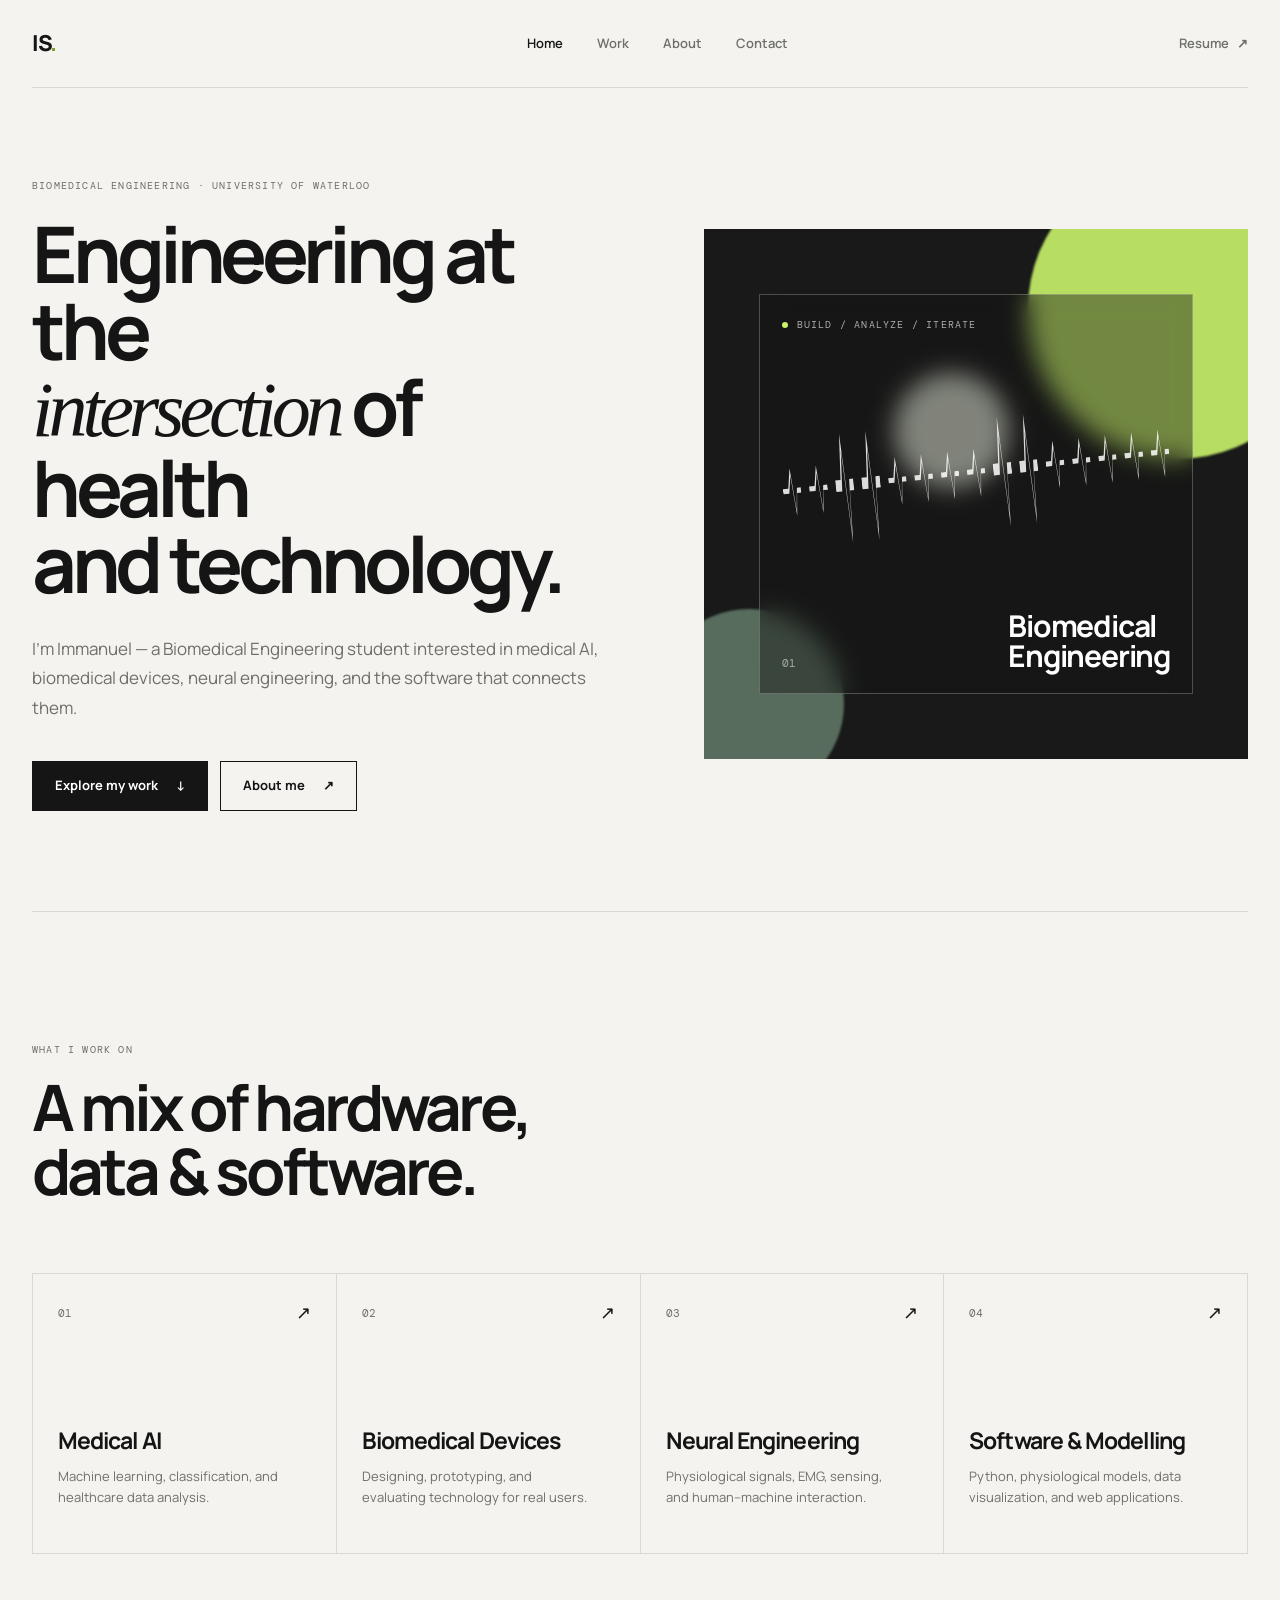
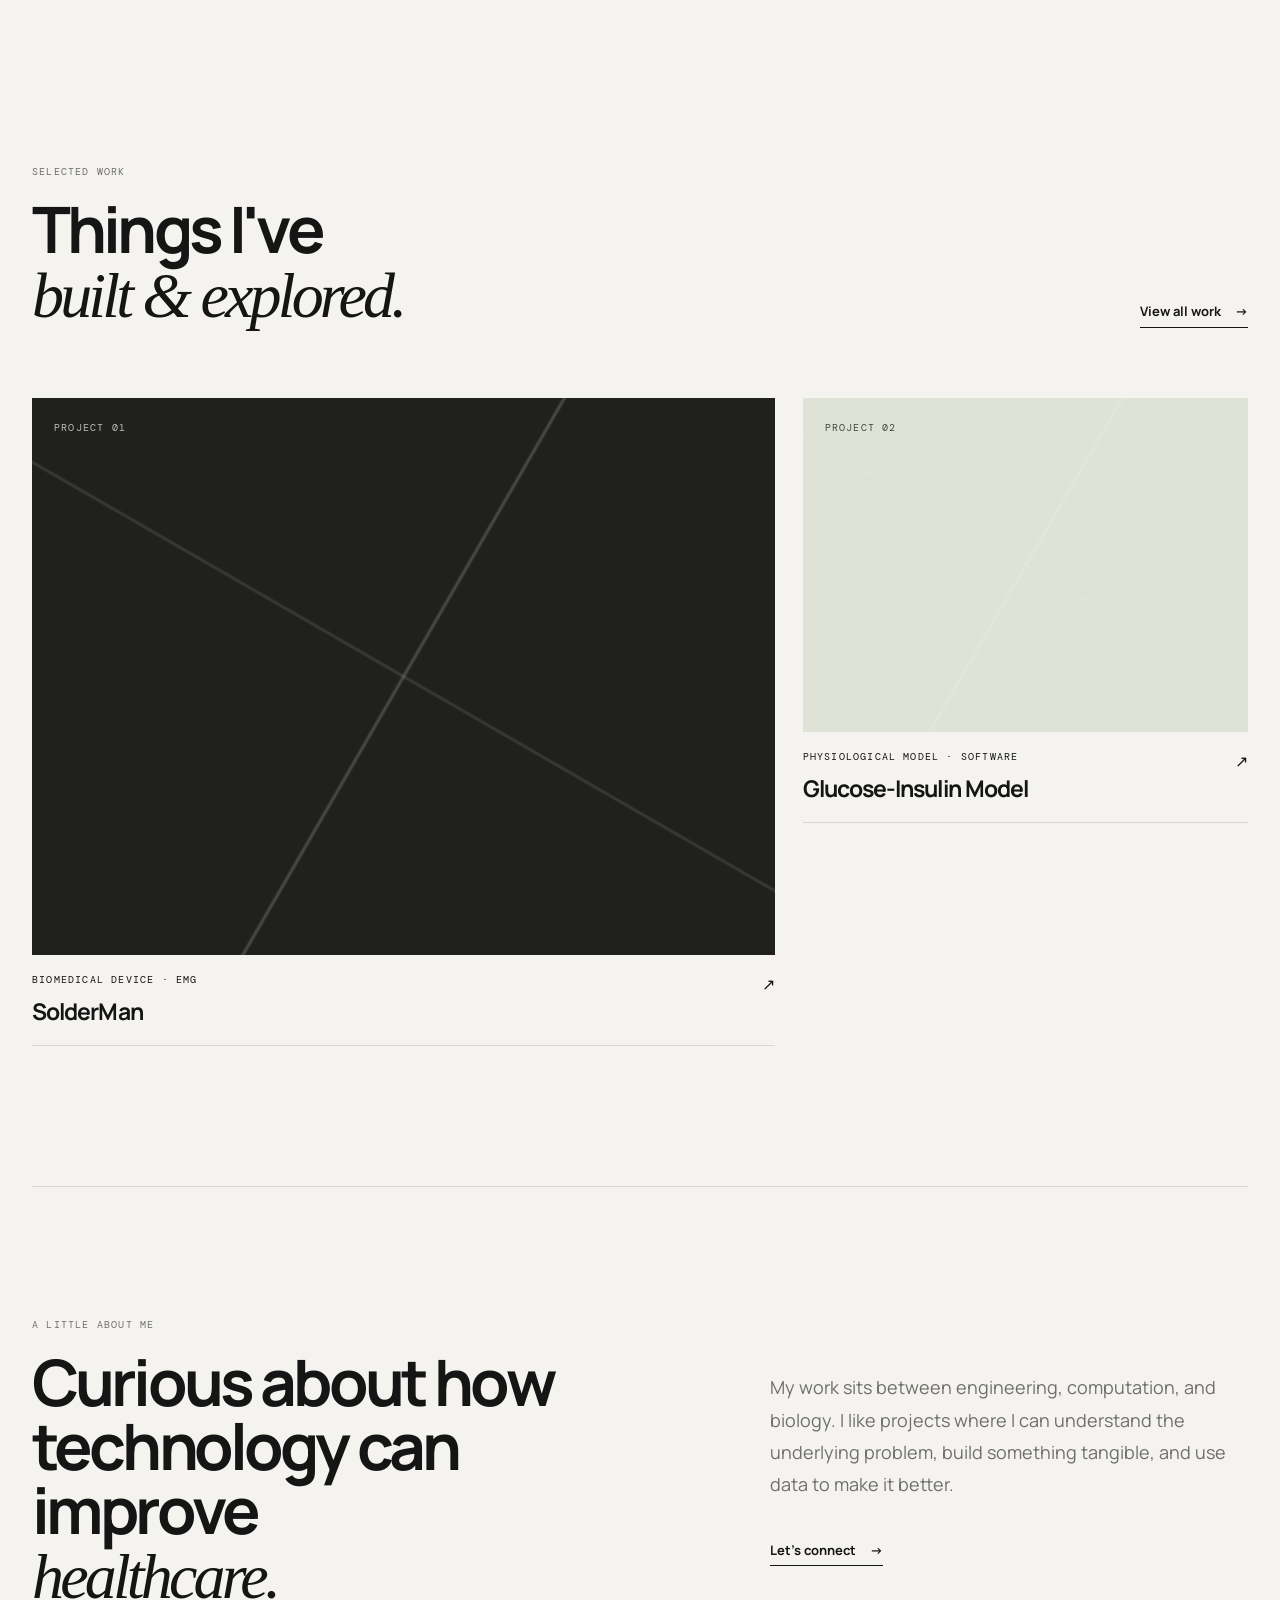
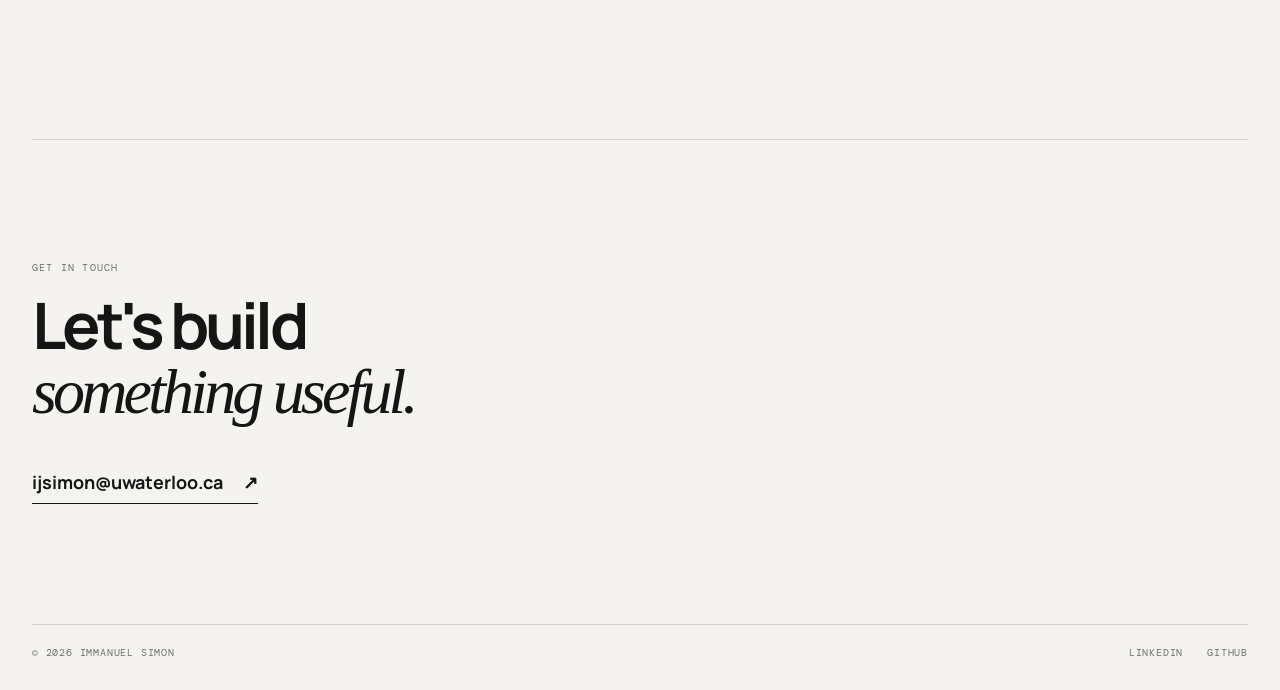
<file: index.html>
<!DOCTYPE html>
<html lang="en">
<head>
  <meta charset="UTF-8" />
  <meta name="viewport" content="width=device-width, initial-scale=1.0" />
  <meta name="description" content="Immanuel Simon — Biomedical Engineering portfolio." />
  <title>Immanuel Simon | Biomedical Engineering</title>
  <link rel="preconnect" href="https://fonts.googleapis.com">
  <link rel="preconnect" href="https://fonts.gstatic.com" crossorigin>
  <link href="https://fonts.googleapis.com/css2?family=DM+Mono:wght@400;500&family=Manrope:wght@400;500;600;700;800&display=swap" rel="stylesheet">
  <link rel="stylesheet" href="style.css" />
</head>

<body>
  <header class="site-header">
    <a class="logo" href="#top">IS<span>.</span></a>

    <nav class="nav" aria-label="Main navigation">
      <a href="#top" class="active">Home</a>
      <a href="#work">Work</a>
      <a href="#about">About</a>
      <a href="#contact">Contact</a>
    </nav>

    <a class="resume-link" href="#" aria-label="Resume coming soon">Resume <span>↗</span></a>
  </header>

  <main id="top">
    <!-- HERO -->
    <section class="hero">
      <div class="hero-copy">
        <p class="eyebrow">BIOMEDICAL ENGINEERING · UNIVERSITY OF WATERLOO</p>

        <h1>Engineering at the<br><em>intersection</em> of health<br>and technology.</h1>

        <p class="hero-text">
          I'm Immanuel — a Biomedical Engineering student interested in
          medical AI, biomedical devices, neural engineering, and the
          software that connects them.
        </p>

        <div class="hero-actions">
          <a class="button button-primary" href="#work">
            Explore my work <span>↓</span>
          </a>
          <a class="button button-secondary" href="#about">
            About me <span>↗</span>
          </a>
        </div>
      </div>

      <div class="hero-visual" aria-label="Abstract biomedical engineering graphic">
        <div class="orb orb-one"></div>
        <div class="orb orb-two"></div>
        <div class="orb orb-three"></div>

        <div class="visual-card">
          <div class="visual-card-top">
            <span class="status-dot"></span>
            <span>BUILD / ANALYZE / ITERATE</span>
          </div>

          <div class="signal">
            <span></span><span></span><span></span><span></span><span></span>
            <span></span><span></span><span></span><span></span><span></span>
            <span></span><span></span><span></span><span></span><span></span>
          </div>

          <div class="visual-label">
            <span>01</span>
            <strong>Biomedical<br>Engineering</strong>
          </div>
        </div>
      </div>
    </section>

    <!-- QUICK AREAS -->
    <section class="areas" id="work">
      <div class="section-heading">
        <p class="eyebrow">WHAT I WORK ON</p>
        <h2>A mix of hardware,<br>data & software.</h2>
      </div>

      <div class="area-grid">
        <article class="area-card">
          <span class="area-number">01</span>
          <h3>Medical AI</h3>
          <p>Machine learning, classification, and healthcare data analysis.</p>
          <span class="area-arrow">↗</span>
        </article>

        <article class="area-card">
          <span class="area-number">02</span>
          <h3>Biomedical Devices</h3>
          <p>Designing, prototyping, and evaluating technology for real users.</p>
          <span class="area-arrow">↗</span>
        </article>

        <article class="area-card">
          <span class="area-number">03</span>
          <h3>Neural Engineering</h3>
          <p>Physiological signals, EMG, sensing, and human–machine interaction.</p>
          <span class="area-arrow">↗</span>
        </article>

        <article class="area-card">
          <span class="area-number">04</span>
          <h3>Software & Modelling</h3>
          <p>Python, physiological models, data visualization, and web applications.</p>
          <span class="area-arrow">↗</span>
        </article>
      </div>
    </section>

    <!-- FEATURED WORK PREVIEW -->
    <section class="featured">
      <div class="featured-top">
        <div>
          <p class="eyebrow">SELECTED WORK</p>
          <h2>Things I've<br><em>built & explored.</em></h2>
        </div>

        <a href="page2.html" class="text-link">
  View all work <span>→</span>
</a>
      </div>

      <div class="featured-grid">
        <article class="project-preview large">
          <div class="project-image placeholder-image">
            <span>PROJECT 01</span>
            <div class="image-lines"></div>
          </div>
          <div class="project-meta">
            <div>
              <p class="project-type">BIOMEDICAL DEVICE · EMG</p>
              <h3>SolderMan</h3>
            </div>
            <span>↗</span>
          </div>
        </article>

        <article class="project-preview">
          <div class="project-image placeholder-image alt">
            <span>PROJECT 02</span>
            <div class="image-lines"></div>
          </div>
          <div class="project-meta">
            <div>
              <p class="project-type">PHYSIOLOGICAL MODEL · SOFTWARE</p>
              <h3>Glucose-Insulin Model</h3>
            </div>
            <span>↗</span>
          </div>
        </article>
      </div>
    </section>

    <!-- SMALL INTRO -->
    <section class="about-preview" id="about">
      <div>
        <p class="eyebrow">A LITTLE ABOUT ME</p>
        <h2>Curious about how<br>technology can improve<br><em>healthcare.</em></h2>
      </div>

      <div class="about-preview-copy">
        <p>
          My work sits between engineering, computation, and biology. I like
          projects where I can understand the underlying problem, build
          something tangible, and use data to make it better.
        </p>
        <a href="#contact" class="text-link">Let's connect <span>→</span></a>
      </div>
    </section>

    <!-- FOOTER PREVIEW -->
    <footer id="contact">
      <div class="footer-main">
        <p class="eyebrow">GET IN TOUCH</p>
        <h2>Let's build<br><em>something useful.</em></h2>
        <a class="email-link" href="mailto:ijsimon@uwaterloo.ca">ijsimon@uwaterloo.ca <span>↗</span></a>
      </div>

      <div class="footer-bottom">
        <span>© <span id="year"></span> Immanuel Simon</span>
        <div>
          <a href="www.linkedin.com/in/immanuel-simon-b67a102a8" aria-label="LinkedIn">LinkedIn</a>
          <a href="https://github.com/ImmanuelJSimon" aria-label="GitHub">GitHub</a>
        </div>
      </div>
    </footer>
  </main>

  <script src="script.js"></script>
</body>
</html>
</file>
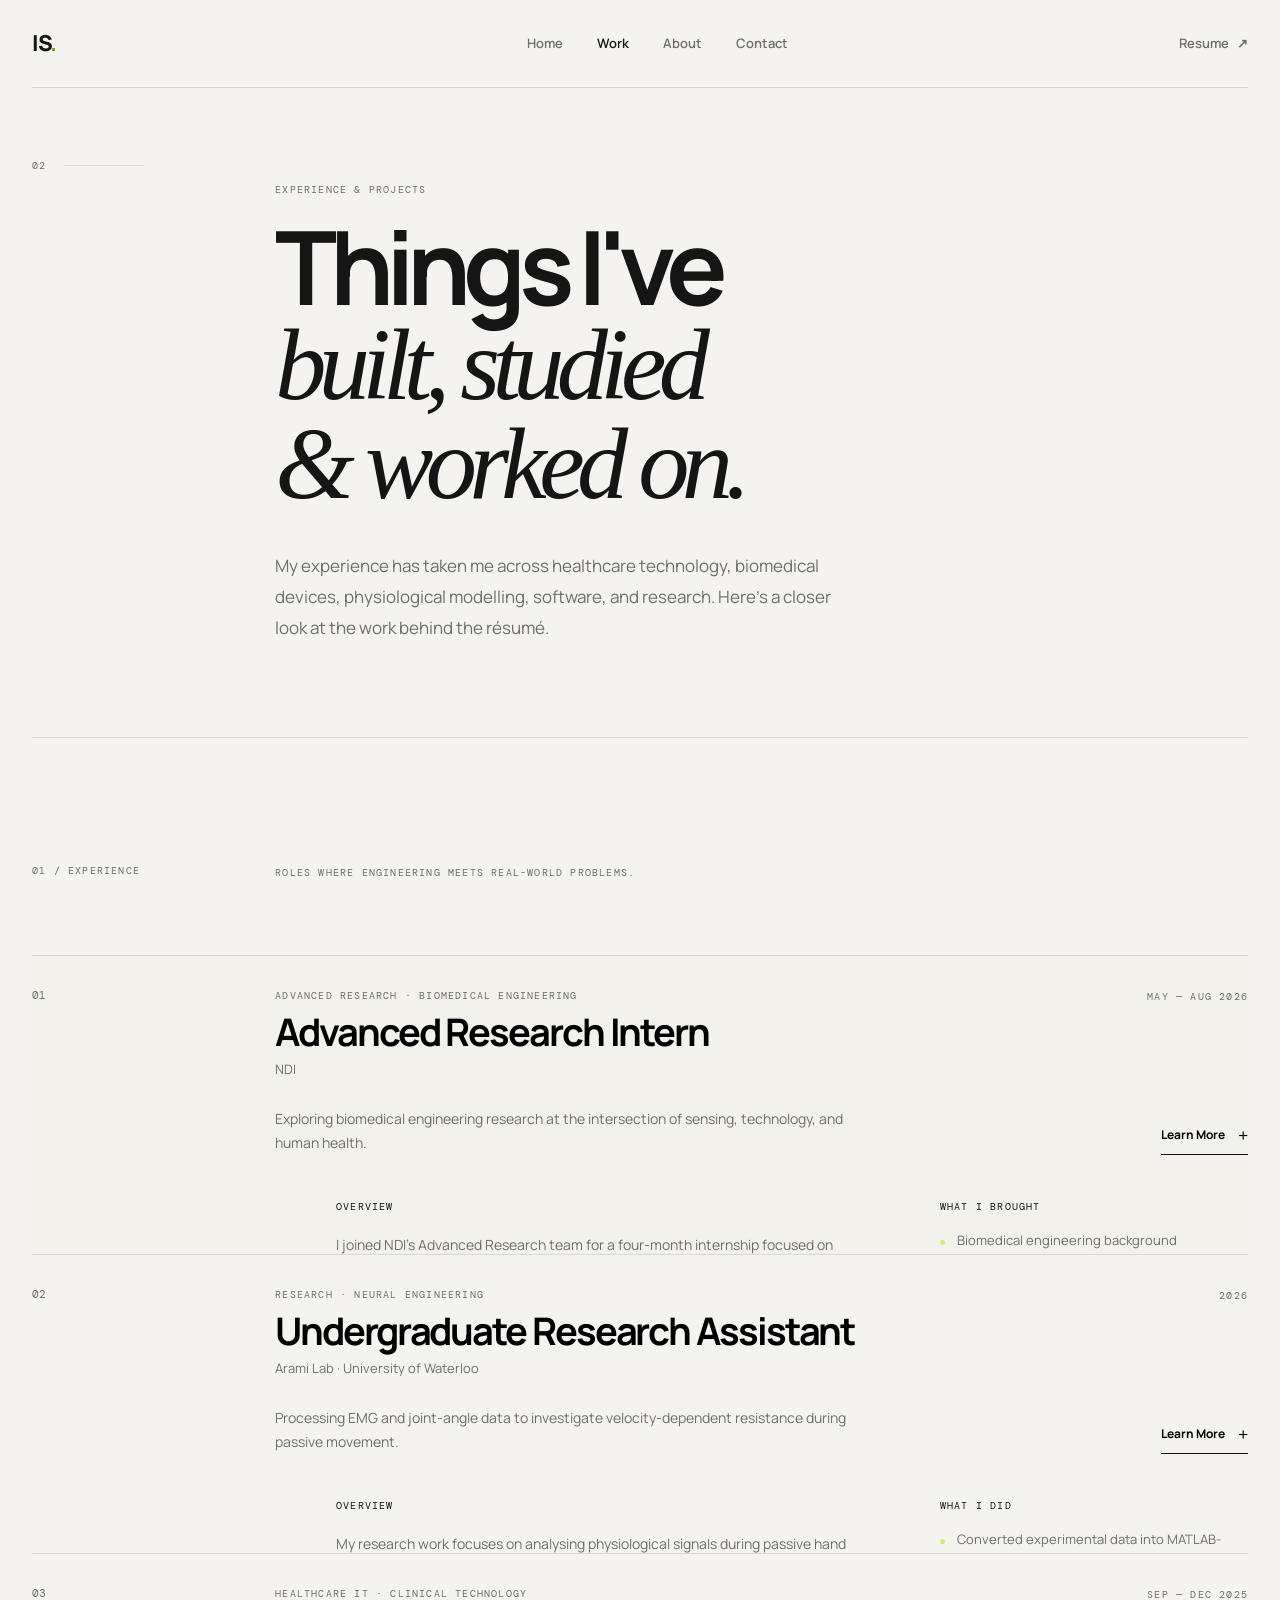
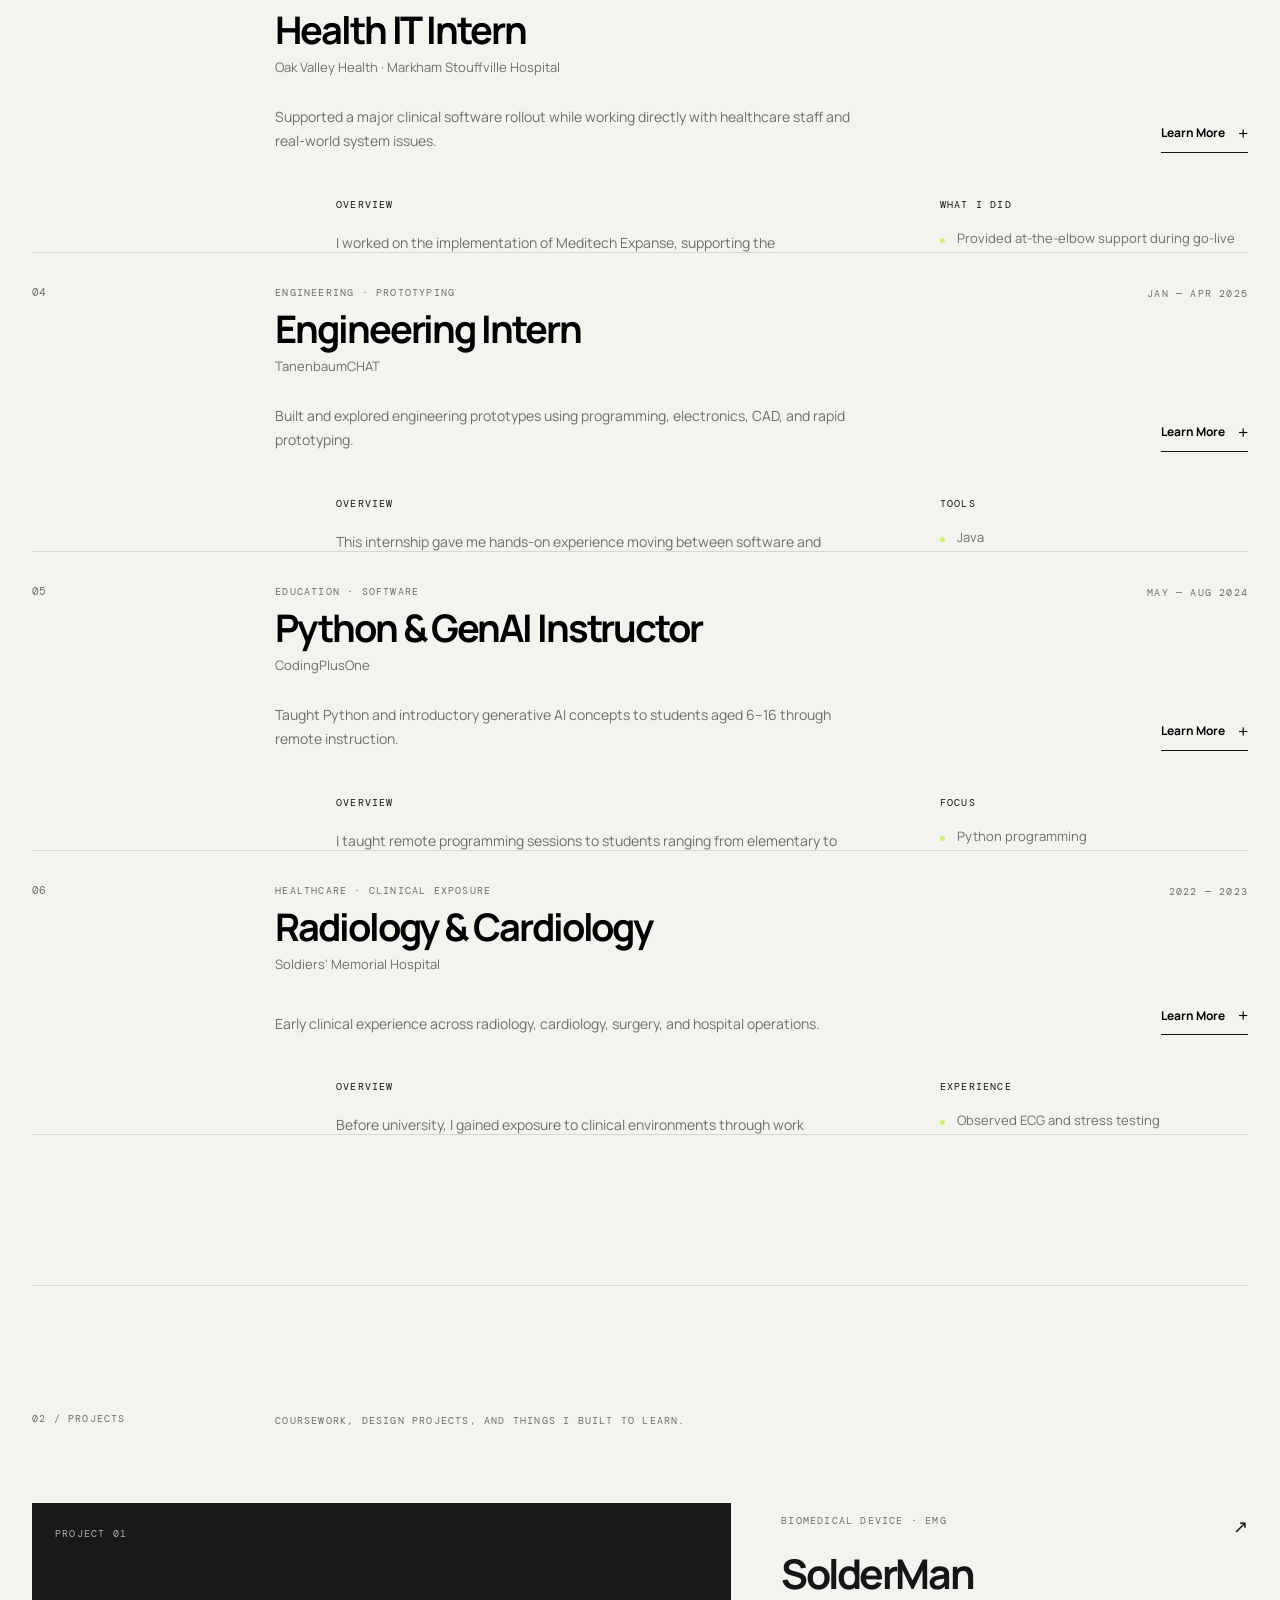
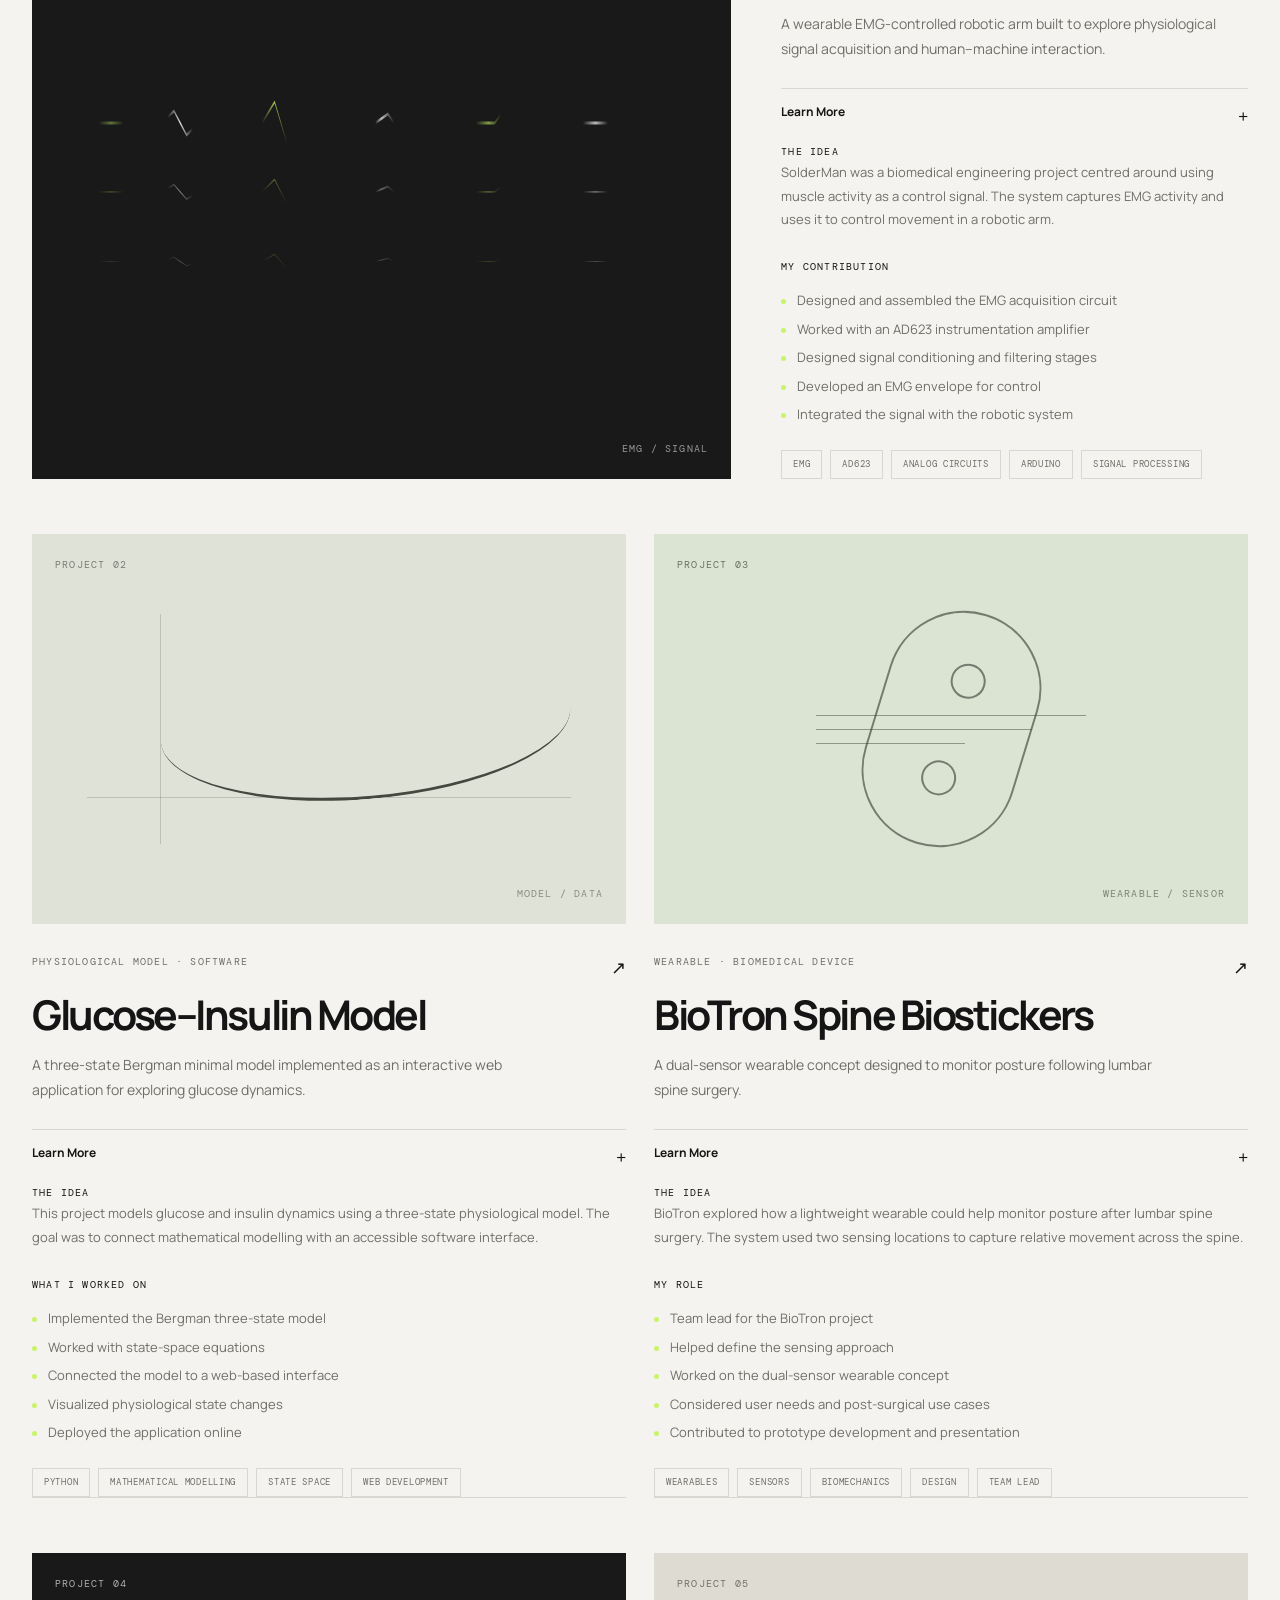
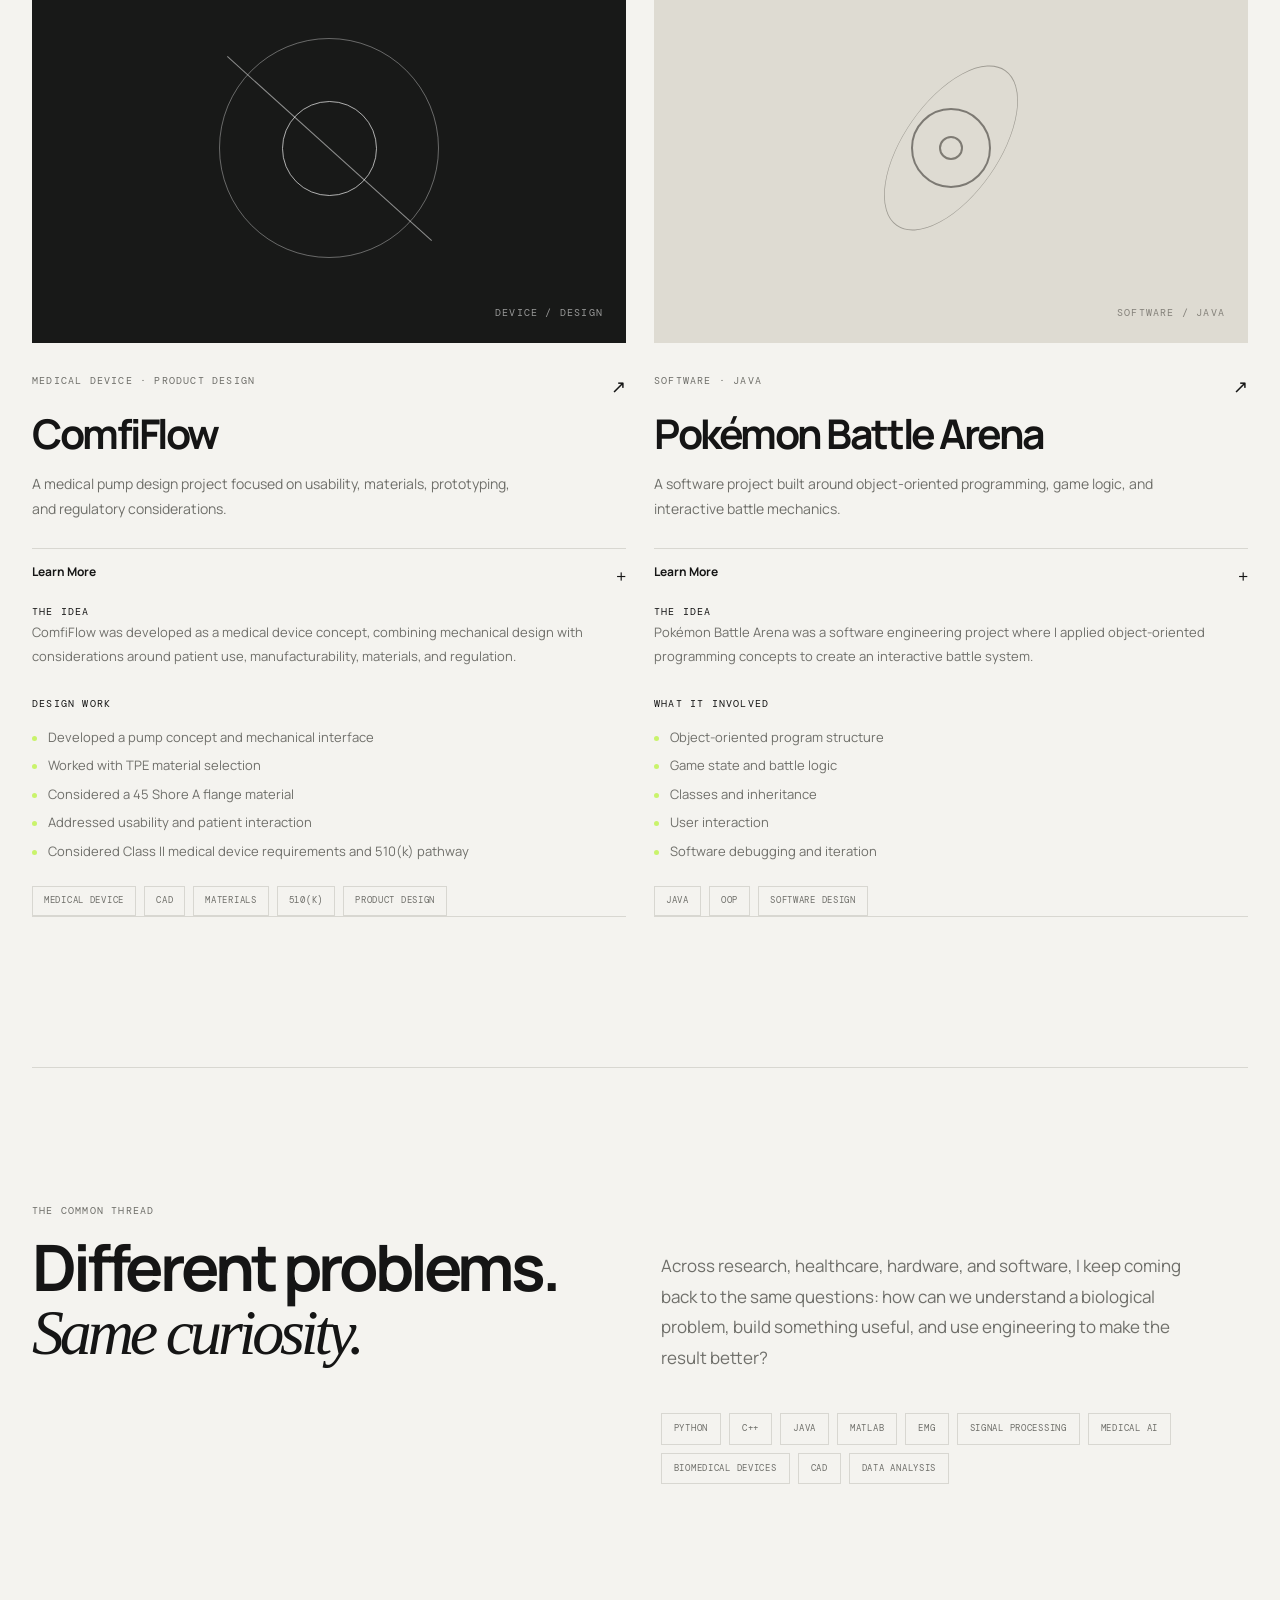
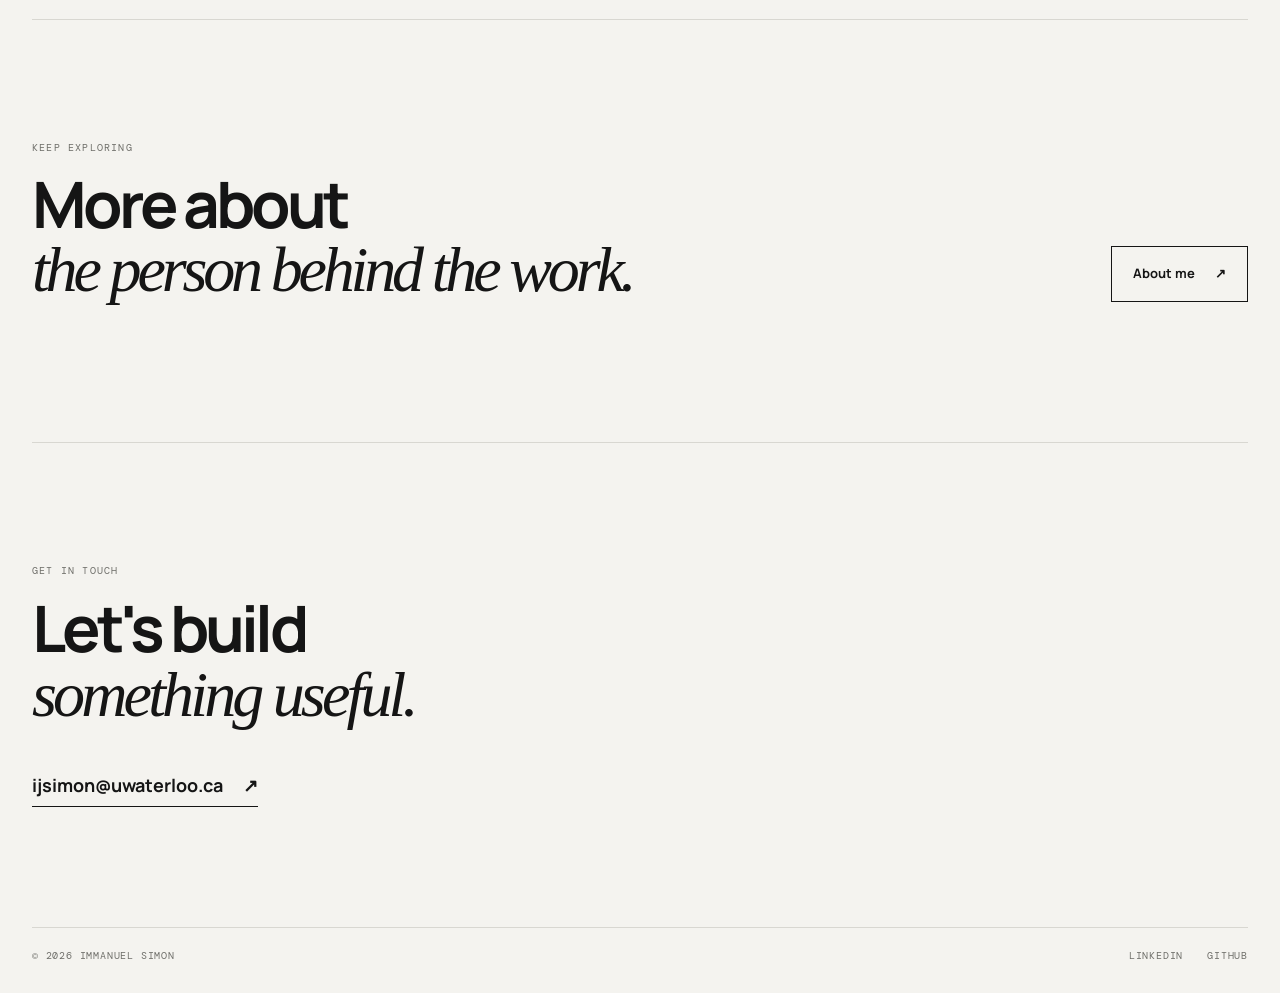
<file: page2.html>
<!DOCTYPE html>
<html lang="en">
<head>
  <meta charset="UTF-8" />
  <meta name="viewport" content="width=device-width, initial-scale=1.0" />

  <meta
    name="description"
    content="Immanuel Simon — Experience and projects in biomedical engineering, healthcare technology, medical AI, and biomedical devices."
  />

  <title>Immanuel Simon | Experience & Projects</title>

  <link rel="preconnect" href="https://fonts.googleapis.com">
  <link rel="preconnect" href="https://fonts.gstatic.com" crossorigin>

  <link
    href="https://fonts.googleapis.com/css2?family=DM+Mono:wght@400;500&family=Manrope:wght@400;500;600;700;800&display=swap"
    rel="stylesheet"
  />

  <link rel="stylesheet" href="page2.css" />
</head>

<body>

  <!-- =========================================
       HEADER
  ========================================== -->

  <header class="site-header">

    <a class="logo" href="index.html">
      IS<span>.</span>
    </a>

    <nav class="nav" aria-label="Main navigation">
      <a href="index.html">Home</a>
      <a href="page2.html" class="active">Work</a>
      <a href="index.html#about">About</a>
      <a href="index.html#contact">Contact</a>
    </nav>

    <a
      class="resume-link"
      href="#"
      aria-label="Resume coming soon"
    >
      Resume <span>↗</span>
    </a>

  </header>


  <main>

    <!-- =========================================
         PAGE INTRO
    ========================================== -->

    <section class="page-intro">

      <div class="intro-number">
        <span>02</span>
        <div></div>
      </div>

      <div class="intro-copy">

        <p class="eyebrow">
          EXPERIENCE & PROJECTS
        </p>

        <h1>
          Things I've<br>
          <em>built, studied<br>
          & worked on.</em>
        </h1>

        <p class="intro-text">
          My experience has taken me across healthcare technology,
          biomedical devices, physiological modelling, software,
          and research. Here's a closer look at the work behind
          the résumé.
        </p>

      </div>

    </section>


    <!-- =========================================
         EXPERIENCE
    ========================================== -->

    <section class="work-section experience-section">

      <div class="section-label">

        <p class="eyebrow">
          01 / EXPERIENCE
        </p>

        <p class="section-label-description">
          Roles where engineering meets real-world problems.
        </p>

      </div>


      <div class="work-list">


        <!-- NDI -->

        <article class="work-card featured-card">

          <button class="card-trigger" aria-expanded="false">

            <div class="card-index">
              01
            </div>

            <div class="card-main">

              <div class="card-heading">

                <div>

                  <p class="card-category">
                    ADVANCED RESEARCH · BIOMEDICAL ENGINEERING
                  </p>

                  <h2>
                    Advanced Research Intern
                  </h2>

                  <p class="card-organization">
                    NDI
                  </p>

                </div>

                <span class="card-date">
                  MAY — AUG 2026
                </span>

              </div>

              <div class="card-summary-row">

                <p class="card-summary">
                  Exploring biomedical engineering research at the
                  intersection of sensing, technology, and human health.
                </p>

                <span class="learn-more">
                  Learn More <span>+</span>
                </span>

              </div>

            </div>

          </button>


          <div class="card-details">

            <div class="details-inner">

              <div class="detail-column">

                <p class="detail-label">
                  OVERVIEW
                </p>

                <p>
                  I joined NDI's Advanced Research team for a four-month
                  internship focused on research and engineering problems
                  related to medical technology and sensing.
                </p>

                <p>
                  The role gave me the opportunity to work in a professional
                  research environment and build on my background in
                  biomedical engineering, programming, and experimental
                  problem-solving.
                </p>

              </div>


              <div class="detail-column">

                <p class="detail-label">
                  WHAT I BROUGHT
                </p>

                <ul>
                  <li>Biomedical engineering background</li>
                  <li>Python and MATLAB</li>
                  <li>Data analysis</li>
                  <li>Experimental problem-solving</li>
                  <li>Interest in medical technology</li>
                </ul>

              </div>


              <div class="detail-bottom">

                <div class="tags">
                  <span>Research</span>
                  <span>Biomedical Engineering</span>
                  <span>Data</span>
                  <span>Medical Technology</span>
                </div>

              </div>

            </div>

          </div>

        </article>


        <!-- ARAMI LAB -->

        <article class="work-card">

          <button class="card-trigger" aria-expanded="false">

            <div class="card-index">
              02
            </div>

            <div class="card-main">

              <div class="card-heading">

                <div>

                  <p class="card-category">
                    RESEARCH · NEURAL ENGINEERING
                  </p>

                  <h2>
                    Undergraduate Research Assistant
                  </h2>

                  <p class="card-organization">
                    Arami Lab · University of Waterloo
                  </p>

                </div>

                <span class="card-date">
                  2026
                </span>

              </div>

              <div class="card-summary-row">

                <p class="card-summary">
                  Processing EMG and joint-angle data to investigate
                  velocity-dependent resistance during passive movement.
                </p>

                <span class="learn-more">
                  Learn More <span>+</span>
                </span>

              </div>

            </div>

          </button>


          <div class="card-details">

            <div class="details-inner">

              <div class="detail-column">

                <p class="detail-label">
                  OVERVIEW
                </p>

                <p>
                  My research work focuses on analysing physiological
                  signals during passive hand movement, with an emphasis
                  on understanding the relationship between muscle
                  activity, joint motion, and resistance.
                </p>

                <p>
                  I work primarily with EMG and joint-angle data,
                  developing a processing pipeline that can identify
                  muscle activation and characterize the point at which
                  resistance begins during movement.
                </p>

              </div>


              <div class="detail-column">

                <p class="detail-label">
                  WHAT I DID
                </p>

                <ul>
                  <li>Converted experimental data into MATLAB-compatible formats</li>
                  <li>Processed and filtered EMG signals</li>
                  <li>Rectified EMG and calculated RMS envelopes</li>
                  <li>Established baseline-based activation thresholds</li>
                  <li>Analysed joint angle and velocity</li>
                  <li>Developed regression-based analysis</li>
                  <li>Maintained daily experimental analysis logs</li>
                </ul>

              </div>


              <div class="detail-bottom">

                <div class="tags">
                  <span>MATLAB</span>
                  <span>EMG</span>
                  <span>Signal Processing</span>
                  <span>Neural Engineering</span>
                  <span>Research</span>
                </div>

              </div>

            </div>

          </div>

        </article>


        <!-- OAK VALLEY -->

        <article class="work-card">

          <button class="card-trigger" aria-expanded="false">

            <div class="card-index">
              03
            </div>

            <div class="card-main">

              <div class="card-heading">

                <div>

                  <p class="card-category">
                    HEALTHCARE IT · CLINICAL TECHNOLOGY
                  </p>

                  <h2>
                    Health IT Intern
                  </h2>

                  <p class="card-organization">
                    Oak Valley Health · Markham Stouffville Hospital
                  </p>

                </div>

                <span class="card-date">
                  SEP — DEC 2025
                </span>

              </div>

              <div class="card-summary-row">

                <p class="card-summary">
                  Supported a major clinical software rollout while working
                  directly with healthcare staff and real-world system issues.
                </p>

                <span class="learn-more">
                  Learn More <span>+</span>
                </span>

              </div>

            </div>

          </button>


          <div class="card-details">

            <div class="details-inner">

              <div class="detail-column">

                <p class="detail-label">
                  OVERVIEW
                </p>

                <p>
                  I worked on the implementation of Meditech Expanse,
                  supporting the Computerized Provider Order Entry and
                  Web Ambulatory systems during a hospital go-live.
                </p>

                <p>
                  The role put me directly alongside clinicians and
                  hospital staff, where technical problems often needed
                  to be understood quickly and communicated clearly.
                </p>

              </div>


              <div class="detail-column">

                <p class="detail-label">
                  WHAT I DID
                </p>

                <ul>
                  <li>Provided at-the-elbow support during go-live</li>
                  <li>Triaged clinical technology issues through the Command Centre</li>
                  <li>Created job aids and support documentation</li>
                  <li>Built Excel-based issue tracking and training datasets</li>
                  <li>Supported staff training and troubleshooting</li>
                  <li>Explored AI/ML approaches to ticket classification</li>
                </ul>

              </div>


              <div class="detail-bottom">

                <div class="tags">
                  <span>Healthcare IT</span>
                  <span>Meditech</span>
                  <span>Excel</span>
                  <span>AI / ML</span>
                  <span>Clinical Systems</span>
                </div>

              </div>

            </div>

          </div>

        </article>


        <!-- TANENBAUM -->

        <article class="work-card">

          <button class="card-trigger" aria-expanded="false">

            <div class="card-index">
              04
            </div>

            <div class="card-main">

              <div class="card-heading">

                <div>

                  <p class="card-category">
                    ENGINEERING · PROTOTYPING
                  </p>

                  <h2>
                    Engineering Intern
                  </h2>

                  <p class="card-organization">
                    TanenbaumCHAT
                  </p>

                </div>

                <span class="card-date">
                  JAN — APR 2025
                </span>

              </div>

              <div class="card-summary-row">

                <p class="card-summary">
                  Built and explored engineering prototypes using
                  programming, electronics, CAD, and rapid prototyping.
                </p>

                <span class="learn-more">
                  Learn More <span>+</span>
                </span>

              </div>

            </div>

          </button>


          <div class="card-details">

            <div class="details-inner">

              <div class="detail-column">

                <p class="detail-label">
                  OVERVIEW
                </p>

                <p>
                  This internship gave me hands-on experience moving
                  between software and physical prototyping. I worked
                  with programming, electronics, Arduino-based systems,
                  MATLAB, and 3D printing.
                </p>

              </div>


              <div class="detail-column">

                <p class="detail-label">
                  TOOLS
                </p>

                <ul>
                  <li>Java</li>
                  <li>MATLAB</li>
                  <li>Python</li>
                  <li>Arduino</li>
                  <li>3D printing</li>
                  <li>CAD / physical prototyping</li>
                </ul>

              </div>


              <div class="detail-bottom">

                <div class="tags">
                  <span>Python</span>
                  <span>Java</span>
                  <span>MATLAB</span>
                  <span>Arduino</span>
                  <span>Prototyping</span>
                </div>

              </div>

            </div>

          </div>

        </article>


        <!-- CODINGPLUSONE -->

        <article class="work-card compact-card">

          <button class="card-trigger" aria-expanded="false">

            <div class="card-index">
              05
            </div>

            <div class="card-main">

              <div class="card-heading">

                <div>

                  <p class="card-category">
                    EDUCATION · SOFTWARE
                  </p>

                  <h2>
                    Python & GenAI Instructor
                  </h2>

                  <p class="card-organization">
                    CodingPlusOne
                  </p>

                </div>

                <span class="card-date">
                  MAY — AUG 2024
                </span>

              </div>

              <div class="card-summary-row">

                <p class="card-summary">
                  Taught Python and introductory generative AI concepts
                  to students aged 6–16 through remote instruction.
                </p>

                <span class="learn-more">
                  Learn More <span>+</span>
                </span>

              </div>

            </div>

          </button>


          <div class="card-details">

            <div class="details-inner">

              <div class="detail-column">

                <p class="detail-label">
                  OVERVIEW
                </p>

                <p>
                  I taught remote programming sessions to students
                  ranging from elementary to high-school age, adapting
                  technical concepts to different levels of experience.
                </p>

              </div>


              <div class="detail-column">

                <p class="detail-label">
                  FOCUS
                </p>

                <ul>
                  <li>Python programming</li>
                  <li>Problem solving</li>
                  <li>Introductory GenAI concepts</li>
                  <li>Remote instruction</li>
                  <li>Technical communication</li>
                </ul>

              </div>


              <div class="detail-bottom">

                <div class="tags">
                  <span>Python</span>
                  <span>GenAI</span>
                  <span>Teaching</span>
                  <span>Communication</span>
                </div>

              </div>

            </div>

          </div>

        </article>


        <!-- SOLDIERS -->

        <article class="work-card compact-card">

          <button class="card-trigger" aria-expanded="false">

            <div class="card-index">
              06
            </div>

            <div class="card-main">

              <div class="card-heading">

                <div>

                  <p class="card-category">
                    HEALTHCARE · CLINICAL EXPOSURE
                  </p>

                  <h2>
                    Radiology & Cardiology
                  </h2>

                  <p class="card-organization">
                    Soldiers' Memorial Hospital
                  </p>

                </div>

                <span class="card-date">
                  2022 — 2023
                </span>

              </div>

              <div class="card-summary-row">

                <p class="card-summary">
                  Early clinical experience across radiology, cardiology,
                  surgery, and hospital operations.
                </p>

                <span class="learn-more">
                  Learn More <span>+</span>
                </span>

              </div>

            </div>

          </button>


          <div class="card-details">

            <div class="details-inner">

              <div class="detail-column">

                <p class="detail-label">
                  OVERVIEW
                </p>

                <p>
                  Before university, I gained exposure to clinical
                  environments through work across hospital departments,
                  including radiology and cardiology.
                </p>

              </div>


              <div class="detail-column">

                <p class="detail-label">
                  EXPERIENCE
                </p>

                <ul>
                  <li>Observed ECG and stress testing</li>
                  <li>Observed surgical procedures</li>
                  <li>Supported radiology and cardiology departments</li>
                  <li>Worked in patient-facing hospital operations</li>
                  <li>150+ hours of hospital experience</li>
                </ul>

              </div>


              <div class="detail-bottom">

                <div class="tags">
                  <span>Clinical</span>
                  <span>Cardiology</span>
                  <span>Radiology</span>
                  <span>Healthcare</span>
                </div>

              </div>

            </div>

          </div>

        </article>

      </div>

    </section>


    <!-- =========================================
         PROJECTS
    ========================================== -->

    <section class="work-section projects-section">

      <div class="section-label">

        <p class="eyebrow">
          02 / PROJECTS
        </p>

        <p class="section-label-description">
          Coursework, design projects, and things I built to learn.
        </p>

      </div>


      <div class="project-grid">


        <!-- SOLDER MAN -->

        <article class="project-card project-card-large">

          <div class="project-visual visual-dark">

            <span class="project-number">
              PROJECT 01
            </span>

            <div class="emg-visual">

              <div class="emg-line"></div>
              <div class="emg-line line-two"></div>
              <div class="emg-line line-three"></div>

            </div>

            <span class="visual-corner">
              EMG / SIGNAL
            </span>

          </div>


          <div class="project-content">

            <div class="project-top">

              <p class="card-category">
                BIOMEDICAL DEVICE · EMG
              </p>

              <span class="project-arrow">
                ↗
              </span>

            </div>

            <h2>
              SolderMan
            </h2>

            <p class="project-short">
              A wearable EMG-controlled robotic arm built to explore
              physiological signal acquisition and human–machine interaction.
            </p>

            <button
              class="project-expand"
              aria-expanded="false"
            >
              <span>Learn More</span>
              <span>+</span>
            </button>


            <div class="project-details">

              <p class="detail-label">
                THE IDEA
              </p>

              <p>
                SolderMan was a biomedical engineering project centred
                around using muscle activity as a control signal.
                The system captures EMG activity and uses it to control
                movement in a robotic arm.
              </p>

              <p class="detail-label project-detail-spaced">
                MY CONTRIBUTION
              </p>

              <ul>
                <li>Designed and assembled the EMG acquisition circuit</li>
                <li>Worked with an AD623 instrumentation amplifier</li>
                <li>Designed signal conditioning and filtering stages</li>
                <li>Developed an EMG envelope for control</li>
                <li>Integrated the signal with the robotic system</li>
              </ul>

              <div class="tags">
                <span>EMG</span>
                <span>AD623</span>
                <span>Analog Circuits</span>
                <span>Arduino</span>
                <span>Signal Processing</span>
              </div>

            </div>

          </div>

        </article>


        <!-- GLUCOSE -->

        <article class="project-card">

          <div class="project-visual visual-light">

            <span class="project-number">
              PROJECT 02
            </span>

            <div class="graph-visual">

              <div class="graph-axis horizontal"></div>
              <div class="graph-axis vertical"></div>

              <div class="graph-line"></div>

            </div>

            <span class="visual-corner">
              MODEL / DATA
            </span>

          </div>


          <div class="project-content">

            <div class="project-top">

              <p class="card-category">
                PHYSIOLOGICAL MODEL · SOFTWARE
              </p>

              <span class="project-arrow">
                ↗
              </span>

            </div>

            <h2>
              Glucose–Insulin Model
            </h2>

            <p class="project-short">
              A three-state Bergman minimal model implemented as an
              interactive web application for exploring glucose dynamics.
            </p>

            <button
              class="project-expand"
              aria-expanded="false"
            >
              <span>Learn More</span>
              <span>+</span>
            </button>


            <div class="project-details">

              <p class="detail-label">
                THE IDEA
              </p>

              <p>
                This project models glucose and insulin dynamics using
                a three-state physiological model. The goal was to connect
                mathematical modelling with an accessible software interface.
              </p>

              <p class="detail-label project-detail-spaced">
                WHAT I WORKED ON
              </p>

              <ul>
                <li>Implemented the Bergman three-state model</li>
                <li>Worked with state-space equations</li>
                <li>Connected the model to a web-based interface</li>
                <li>Visualized physiological state changes</li>
                <li>Deployed the application online</li>
              </ul>

              <div class="tags">
                <span>Python</span>
                <span>Mathematical Modelling</span>
                <span>State Space</span>
                <span>Web Development</span>
              </div>

            </div>

          </div>

        </article>


        <!-- BIOTRON -->

        <article class="project-card">

          <div class="project-visual visual-green">

            <span class="project-number">
              PROJECT 03
            </span>

            <div class="sensor-visual">

              <div class="sensor-body">
                <span></span>
                <span></span>
              </div>

              <div class="sensor-lines">
                <i></i>
                <i></i>
                <i></i>
              </div>

            </div>

            <span class="visual-corner">
              WEARABLE / SENSOR
            </span>

          </div>


          <div class="project-content">

            <div class="project-top">

              <p class="card-category">
                WEARABLE · BIOMEDICAL DEVICE
              </p>

              <span class="project-arrow">
                ↗
              </span>

            </div>

            <h2>
              BioTron Spine Biostickers
            </h2>

            <p class="project-short">
              A dual-sensor wearable concept designed to monitor posture
              following lumbar spine surgery.
            </p>

            <button
              class="project-expand"
              aria-expanded="false"
            >
              <span>Learn More</span>
              <span>+</span>
            </button>


            <div class="project-details">

              <p class="detail-label">
                THE IDEA
              </p>

              <p>
                BioTron explored how a lightweight wearable could help
                monitor posture after lumbar spine surgery. The system
                used two sensing locations to capture relative movement
                across the spine.
              </p>

              <p class="detail-label project-detail-spaced">
                MY ROLE
              </p>

              <ul>
                <li>Team lead for the BioTron project</li>
                <li>Helped define the sensing approach</li>
                <li>Worked on the dual-sensor wearable concept</li>
                <li>Considered user needs and post-surgical use cases</li>
                <li>Contributed to prototype development and presentation</li>
              </ul>

              <div class="tags">
                <span>Wearables</span>
                <span>Sensors</span>
                <span>Biomechanics</span>
                <span>Design</span>
                <span>Team Lead</span>
              </div>

            </div>

          </div>

        </article>


        <!-- COMFIFLOW -->

        <article class="project-card">

          <div class="project-visual visual-dark">

            <span class="project-number">
              PROJECT 04
            </span>

            <div class="pump-visual">

              <div class="pump-ring"></div>
              <div class="pump-center"></div>

              <div class="pump-arm"></div>

            </div>

            <span class="visual-corner">
              DEVICE / DESIGN
            </span>

          </div>


          <div class="project-content">

            <div class="project-top">

              <p class="card-category">
                MEDICAL DEVICE · PRODUCT DESIGN
              </p>

              <span class="project-arrow">
                ↗
              </span>

            </div>

            <h2>
              ComfiFlow
            </h2>

            <p class="project-short">
              A medical pump design project focused on usability,
              materials, prototyping, and regulatory considerations.
            </p>

            <button
              class="project-expand"
              aria-expanded="false"
            >
              <span>Learn More</span>
              <span>+</span>
            </button>


            <div class="project-details">

              <p class="detail-label">
                THE IDEA
              </p>

              <p>
                ComfiFlow was developed as a medical device concept,
                combining mechanical design with considerations around
                patient use, manufacturability, materials, and regulation.
              </p>

              <p class="detail-label project-detail-spaced">
                DESIGN WORK
              </p>

              <ul>
                <li>Developed a pump concept and mechanical interface</li>
                <li>Worked with TPE material selection</li>
                <li>Considered a 45 Shore A flange material</li>
                <li>Addressed usability and patient interaction</li>
                <li>Considered Class II medical device requirements and 510(k) pathway</li>
              </ul>

              <div class="tags">
                <span>Medical Device</span>
                <span>CAD</span>
                <span>Materials</span>
                <span>510(k)</span>
                <span>Product Design</span>
              </div>

            </div>

          </div>

        </article>


        <!-- POKEMON -->

        <article class="project-card">

          <div class="project-visual visual-pokemon">

            <span class="project-number">
              PROJECT 05
            </span>

            <div class="pokemon-visual">

              <div class="poke-orbit"></div>
              <div class="poke-core"></div>

            </div>

            <span class="visual-corner">
              SOFTWARE / JAVA
            </span>

          </div>


          <div class="project-content">

            <div class="project-top">

              <p class="card-category">
                SOFTWARE · JAVA
              </p>

              <span class="project-arrow">
                ↗
              </span>

            </div>

            <h2>
              Pokémon Battle Arena
            </h2>

            <p class="project-short">
              A software project built around object-oriented programming,
              game logic, and interactive battle mechanics.
            </p>

            <button
              class="project-expand"
              aria-expanded="false"
            >
              <span>Learn More</span>
              <span>+</span>
            </button>


            <div class="project-details">

              <p class="detail-label">
                THE IDEA
              </p>

              <p>
                Pokémon Battle Arena was a software engineering project
                where I applied object-oriented programming concepts to
                create an interactive battle system.
              </p>

              <p class="detail-label project-detail-spaced">
                WHAT IT INVOLVED
              </p>

              <ul>
                <li>Object-oriented program structure</li>
                <li>Game state and battle logic</li>
                <li>Classes and inheritance</li>
                <li>User interaction</li>
                <li>Software debugging and iteration</li>
              </ul>

              <div class="tags">
                <span>Java</span>
                <span>OOP</span>
                <span>Software Design</span>
              </div>

            </div>

          </div>

        </article>


      </div>

    </section>


    <!-- =========================================
         SKILLS / THREAD
    ========================================== -->

    <section class="work-thread">

      <div class="thread-copy">

        <p class="eyebrow">
          THE COMMON THREAD
        </p>

        <h2>
          Different problems.<br>
          <em>Same curiosity.</em>
        </h2>

      </div>


      <div class="thread-right">

        <p>
          Across research, healthcare, hardware, and software,
          I keep coming back to the same questions: how can we
          understand a biological problem, build something useful,
          and use engineering to make the result better?
        </p>

        <div class="skill-list">

          <span>Python</span>
          <span>C++</span>
          <span>Java</span>
          <span>MATLAB</span>
          <span>EMG</span>
          <span>Signal Processing</span>
          <span>Medical AI</span>
          <span>Biomedical Devices</span>
          <span>CAD</span>
          <span>Data Analysis</span>

        </div>

      </div>

    </section>


    <!-- =========================================
         NEXT PAGE / CTA
    ========================================== -->

    <section class="next-section">

      <div>

        <p class="eyebrow">
          KEEP EXPLORING
        </p>

        <h2>
          More about<br>
          <em>the person behind the work.</em>
        </h2>

      </div>

      <a
        href="index.html#about"
        class="next-button"
      >
        About me <span>↗</span>
      </a>

    </section>


    <!-- =========================================
         FOOTER
    ========================================== -->

    <footer>

      <div class="footer-main">

        <p class="eyebrow">
          GET IN TOUCH
        </p>

        <h2>
          Let's build<br>
          <em>something useful.</em>
        </h2>

        <a
          class="email-link"
          href="mailto:ijsimon@uwaterloo.ca"
        >
          ijsimon@uwaterloo.ca <span>↗</span>
        </a>

      </div>


      <div class="footer-bottom">

        <span>
          © <span id="year"></span> Immanuel Simon
        </span>

        <div>

          <a
            href="https://www.linkedin.com/in/immanuel-simon-b67a102a8"
            aria-label="LinkedIn"
          >
            LinkedIn
          </a>

          <a
            href="https://github.com/ImmanuelJSimon"
            aria-label="GitHub"
          >
            GitHub
          </a>

        </div>

      </div>

    </footer>

  </main>


  <script src="page2.js"></script>

</body>
</html>
</file>
<file: style.css>
:root {
  --bg: #f4f3ef;
  --ink: #151515;
  --muted: #6f6f6a;
  --line: #d8d7d1;
  --card: #ebeae5;
  --accent: #c9f36b;
  --dark: #181918;
  --max: 1240px;
}

* {
  box-sizing: border-box;
  margin: 0;
  padding: 0;
}

html {
  scroll-behavior: smooth;
}

body {
  background: var(--bg);
  color: var(--ink);
  font-family: "Manrope", sans-serif;
  line-height: 1.5;
}

a {
  color: inherit;
  text-decoration: none;
}

.site-header {
  width: min(var(--max), calc(100% - 64px));
  margin: 0 auto;
  height: 88px;
  display: flex;
  align-items: center;
  justify-content: space-between;
  border-bottom: 1px solid var(--line);
}

.logo {
  font-size: 22px;
  font-weight: 800;
  letter-spacing: -0.06em;
}

.logo span {
  color: #7e9c2e;
}

.nav {
  display: flex;
  gap: 34px;
  margin-left: 80px;
}

.nav a,
.resume-link {
  font-size: 13px;
  font-weight: 600;
  color: var(--muted);
  transition: color 180ms ease;
}

.nav a:hover,
.nav a.active,
.resume-link:hover {
  color: var(--ink);
}

.resume-link span {
  margin-left: 5px;
}

.eyebrow,
.project-type,
.visual-card-top {
  font-family: "DM Mono", monospace;
  font-size: 10px;
  letter-spacing: 0.12em;
  text-transform: uppercase;
}

.eyebrow {
  color: var(--muted);
}

.hero {
  width: min(var(--max), calc(100% - 64px));
  min-height: calc(100vh - 88px);
  margin: 0 auto;
  display: grid;
  grid-template-columns: 1.05fr 0.95fr;
  align-items: center;
  gap: 70px;
  padding: 90px 0 100px;
}

.hero h1 {
  margin-top: 22px;
  max-width: 760px;
  font-size: clamp(52px, 6.1vw, 91px);
  line-height: 0.98;
  letter-spacing: -0.065em;
  font-weight: 700;
}

.hero h1 em,
.featured h2 em,
.about-preview h2 em,
footer h2 em {
  font-family: Georgia, serif;
  font-weight: 400;
}

.hero-text {
  max-width: 570px;
  margin-top: 32px;
  color: var(--muted);
  font-size: 17px;
  line-height: 1.75;
}

.hero-actions {
  display: flex;
  gap: 12px;
  margin-top: 38px;
}

.button {
  display: inline-flex;
  align-items: center;
  gap: 18px;
  min-height: 50px;
  padding: 0 22px;
  border: 1px solid var(--ink);
  font-size: 13px;
  font-weight: 700;
  transition: transform 180ms ease, background 180ms ease;
}

.button:hover {
  transform: translateY(-3px);
}

.button-primary {
  background: var(--ink);
  color: white;
}

.button-secondary {
  background: transparent;
}

.hero-visual {
  position: relative;
  min-height: 530px;
  overflow: hidden;
  background: var(--dark);
}

.orb {
  position: absolute;
  border-radius: 50%;
  filter: blur(1px);
  opacity: 0.9;
}

.orb-one {
  width: 300px;
  height: 300px;
  right: -80px;
  top: -70px;
  background: var(--accent);
}

.orb-two {
  width: 190px;
  height: 190px;
  left: -50px;
  bottom: -40px;
  background: #5e7564;
}

.orb-three {
  width: 115px;
  height: 115px;
  left: 35%;
  top: 27%;
  background: #e4ead8;
}

.visual-card {
  position: absolute;
  inset: 65px 55px;
  display: flex;
  flex-direction: column;
  justify-content: space-between;
  padding: 22px;
  border: 1px solid rgba(255,255,255,0.24);
  background: rgba(20, 21, 20, 0.42);
  backdrop-filter: blur(12px);
  color: white;
}

.visual-card-top {
  display: flex;
  align-items: center;
  gap: 9px;
  color: rgba(255,255,255,0.65);
}

.status-dot {
  width: 6px;
  height: 6px;
  border-radius: 50%;
  background: var(--accent);
}

.signal {
  height: 145px;
  display: flex;
  align-items: center;
  gap: 8px;
  transform: rotate(-6deg);
}

.signal span {
  width: 7%;
  height: 35%;
  background: rgba(255,255,255,0.85);
  clip-path: polygon(0 45%, 30% 45%, 48% 5%, 63% 90%, 77% 45%, 100% 45%, 100% 55%, 75% 55%, 63% 100%, 48% 20%, 33% 55%, 0 55%);
}

.signal span:nth-child(3),
.signal span:nth-child(4),
.signal span:nth-child(9),
.signal span:nth-child(10) {
  height: 80%;
}

.visual-label {
  display: flex;
  justify-content: space-between;
  align-items: flex-end;
}

.visual-label span {
  font-family: "DM Mono", monospace;
  color: rgba(255,255,255,0.55);
  font-size: 11px;
}

.visual-label strong {
  font-size: 30px;
  line-height: 1;
  letter-spacing: -0.04em;
}

.areas,
.featured,
.about-preview,
footer {
  width: min(var(--max), calc(100% - 64px));
  margin: 0 auto;
}

.areas {
  padding: 130px 0;
  border-top: 1px solid var(--line);
}

.section-heading h2,
.featured h2,
.about-preview h2,
footer h2 {
  margin-top: 18px;
  font-size: clamp(42px, 5vw, 70px);
  line-height: 1;
  letter-spacing: -0.06em;
}

.area-grid {
  margin-top: 70px;
  display: grid;
  grid-template-columns: repeat(4, 1fr);
  border-top: 1px solid var(--line);
  border-left: 1px solid var(--line);
}

.area-card {
  min-height: 280px;
  padding: 25px;
  position: relative;
  border-right: 1px solid var(--line);
  border-bottom: 1px solid var(--line);
  transition: background 180ms ease, transform 180ms ease;
}

.area-card:hover {
  background: var(--card);
  transform: translateY(-4px);
}

.area-number {
  font-family: "DM Mono", monospace;
  font-size: 11px;
  color: var(--muted);
}

.area-card h3 {
  margin-top: 100px;
  font-size: 23px;
  letter-spacing: -0.04em;
}

.area-card p {
  margin-top: 9px;
  max-width: 230px;
  color: var(--muted);
  font-size: 13px;
  line-height: 1.6;
}

.area-arrow {
  position: absolute;
  top: 25px;
  right: 25px;
  font-size: 18px;
}

.featured {
  padding: 80px 0 140px;
}

.featured-top {
  display: flex;
  align-items: flex-end;
  justify-content: space-between;
  gap: 30px;
}

.text-link {
  display: inline-flex;
  gap: 14px;
  align-items: center;
  font-size: 13px;
  font-weight: 700;
  border-bottom: 1px solid var(--ink);
  padding-bottom: 5px;
}

.featured-grid {
  margin-top: 70px;
  display: grid;
  grid-template-columns: 1.25fr 0.75fr;
  gap: 28px;
}

.project-preview {
  cursor: pointer;
}

.project-image {
  aspect-ratio: 4 / 3;
  position: relative;
  overflow: hidden;
}

.placeholder-image {
  background: #20211f;
  color: rgba(255,255,255,0.7);
}

.placeholder-image.alt {
  background: #dfe2d7;
  color: #45483f;
}

.placeholder-image > span {
  position: absolute;
  top: 22px;
  left: 22px;
  font-family: "DM Mono", monospace;
  font-size: 10px;
  letter-spacing: 0.12em;
}

.image-lines {
  position: absolute;
  inset: 0;
  background:
    linear-gradient(120deg, transparent 49.8%, rgba(255,255,255,0.2) 50%, transparent 50.2%),
    linear-gradient(30deg, transparent 49.8%, rgba(255,255,255,0.12) 50%, transparent 50.2%);
  background-size: 100% 100%;
  transform: scale(1.5);
}

.project-meta {
  padding: 17px 0;
  display: flex;
  align-items: flex-start;
  justify-content: space-between;
  border-bottom: 1px solid var(--line);
}

.project-meta h3 {
  margin-top: 7px;
  font-size: 23px;
  letter-spacing: -0.04em;
}

.about-preview {
  padding: 130px 0;
  display: grid;
  grid-template-columns: 1fr 0.75fr;
  gap: 100px;
  border-top: 1px solid var(--line);
}

.about-preview-copy {
  padding-top: 54px;
}

.about-preview-copy p {
  color: var(--muted);
  font-size: 18px;
  line-height: 1.8;
  max-width: 470px;
}

.about-preview-copy .text-link {
  margin-top: 40px;
}

footer {
  padding: 120px 0 30px;
  border-top: 1px solid var(--line);
}

footer h2 {
  max-width: 700px;
}

.email-link {
  display: inline-flex;
  gap: 20px;
  margin-top: 45px;
  padding-bottom: 7px;
  border-bottom: 1px solid var(--ink);
  font-size: 18px;
  font-weight: 700;
}

.footer-bottom {
  margin-top: 120px;
  padding-top: 20px;
  border-top: 1px solid var(--line);
  display: flex;
  justify-content: space-between;
  color: var(--muted);
  font-family: "DM Mono", monospace;
  font-size: 10px;
  text-transform: uppercase;
  letter-spacing: 0.08em;
}

.footer-bottom div {
  display: flex;
  gap: 24px;
}

.footer-bottom a:hover {
  color: var(--ink);
}

@media (max-width: 900px) {
  .site-header,
  .hero,
  .areas,
  .featured,
  .about-preview,
  footer {
    width: min(100% - 36px, var(--max));
  }

  .hero {
    grid-template-columns: 1fr;
    padding-top: 70px;
  }

  .hero-visual {
    min-height: 430px;
  }

  .area-grid {
    grid-template-columns: repeat(2, 1fr);
  }

  .featured-grid,
  .about-preview {
    grid-template-columns: 1fr;
  }

  .about-preview {
    gap: 20px;
  }

  .about-preview-copy {
    padding-top: 0;
  }
}

@media (max-width: 620px) {
  .site-header {
    height: 72px;
  }

  .nav {
    display: none;
  }

  .resume-link {
    margin-left: auto;
  }

  .hero {
    min-height: auto;
    padding: 65px 0 80px;
  }

  .hero h1 {
    font-size: 48px;
  }

  .hero-text {
    font-size: 15px;
  }

  .hero-actions {
    flex-direction: column;
    align-items: stretch;
  }

  .hero-visual {
    min-height: 360px;
  }

  .visual-card {
    inset: 35px 25px;
  }

  .area-grid {
    grid-template-columns: 1fr;
  }

  .area-card {
    min-height: 220px;
  }

  .area-card h3 {
    margin-top: 65px;
  }

  .featured,
  .areas,
  .about-preview {
    padding: 90px 0;
  }

  .featured-top {
    display: block;
  }

  .featured-top .text-link {
    margin-top: 30px;
  }

  .footer-bottom {
    flex-direction: column;
    gap: 18px;
  }
}


.reveal {
  opacity: 0;
  transform: translateY(18px);
  transition: opacity 650ms ease, transform 650ms ease;
}

.reveal.visible {
  opacity: 1;
  transform: translateY(0);
}
</file>
<file: page2.css>
:root {
  --bg: #f4f3ef;
  --ink: #151515;
  --muted: #6f6f6a;
  --line: #d8d7d1;
  --card: #ebeae5;
  --accent: #c9f36b;
  --dark: #181918;
  --green: #dfe7d5;
  --max: 1240px;
}


/* =========================================
   RESET
========================================= */

* {
  box-sizing: border-box;
  margin: 0;
  padding: 0;
}

html {
  scroll-behavior: smooth;
}

body {
  background: var(--bg);
  color: var(--ink);
  font-family: "Manrope", sans-serif;
  line-height: 1.5;
}

button {
  font: inherit;
}

a {
  color: inherit;
  text-decoration: none;
}


/* =========================================
   HEADER
========================================= */

.site-header {
  width: min(var(--max), calc(100% - 64px));
  margin: 0 auto;
  height: 88px;
  display: flex;
  align-items: center;
  justify-content: space-between;
  border-bottom: 1px solid var(--line);
}

.logo {
  font-size: 22px;
  font-weight: 800;
  letter-spacing: -0.06em;
}

.logo span {
  color: #7e9c2e;
}

.nav {
  display: flex;
  gap: 34px;
  margin-left: 80px;
}

.nav a,
.resume-link {
  font-size: 13px;
  font-weight: 600;
  color: var(--muted);
  transition: color 180ms ease;
}

.nav a:hover,
.nav a.active,
.resume-link:hover {
  color: var(--ink);
}

.resume-link span {
  margin-left: 5px;
}


/* =========================================
   TYPOGRAPHY
========================================= */

.eyebrow,
.card-category,
.detail-label,
.project-number,
.visual-corner,
.card-date,
.intro-number,
.section-label-description {
  font-family: "DM Mono", monospace;
  font-size: 10px;
  letter-spacing: 0.12em;
  text-transform: uppercase;
}

.eyebrow {
  color: var(--muted);
}


/* =========================================
   PAGE INTRO
========================================= */

.page-intro {
  width: min(var(--max), calc(100% - 64px));
  margin: 0 auto;

  min-height: 650px;

  display: grid;
  grid-template-columns: 0.25fr 1fr;
  align-items: center;

  border-bottom: 1px solid var(--line);
}

.intro-number {
  align-self: start;
  padding-top: 70px;

  display: flex;
  align-items: center;
  gap: 18px;

  color: var(--muted);
}

.intro-number div {
  width: 80px;
  height: 1px;
  background: var(--line);
}

.intro-copy {
  padding: 80px 0;
}

.intro-copy h1 {
  margin-top: 22px;

  font-size: clamp(60px, 8vw, 112px);
  line-height: 0.92;
  letter-spacing: -0.075em;
  font-weight: 700;
}

.intro-copy h1 em {
  font-family: Georgia, serif;
  font-weight: 400;
}

.intro-text {
  max-width: 570px;

  margin-top: 40px;

  color: var(--muted);

  font-size: 17px;
  line-height: 1.8;
}


/* =========================================
   WORK SECTION
========================================= */

.work-section {
  width: min(var(--max), calc(100% - 64px));
  margin: 0 auto;
}

.experience-section {
  padding: 125px 0 150px;
}

.projects-section {
  padding: 125px 0 150px;

  border-top: 1px solid var(--line);
}

.section-label {
  display: grid;
  grid-template-columns: 0.25fr 1fr;
  gap: 0;
}

.section-label-description {
  color: var(--muted);
  padding-top: 2px;
}


/* =========================================
   EXPERIENCE LIST
========================================= */

.work-list {
  margin-top: 75px;

  border-top: 1px solid var(--line);
}

.work-card {
  border-bottom: 1px solid var(--line);

  overflow: hidden;
}

.card-trigger {
  width: 100%;

  display: grid;
  grid-template-columns: 0.25fr 1fr;

  border: 0;
  background: transparent;

  text-align: left;

  cursor: pointer;

  padding: 0;
}

.card-index {
  padding-top: 31px;

  font-family: "DM Mono", monospace;
  font-size: 11px;
  color: var(--muted);
}

.card-main {
  padding: 32px 0 34px;
}

.card-heading {
  display: flex;
  justify-content: space-between;
  gap: 40px;
}

.card-category {
  color: var(--muted);
}

.card-heading h2 {
  margin-top: 9px;

  font-size: clamp(25px, 3vw, 38px);
  line-height: 1.05;
  letter-spacing: -0.055em;

  transition: transform 220ms ease;
}

.card-organization {
  margin-top: 8px;

  font-size: 13px;
  color: var(--muted);
}

.card-date {
  padding-top: 1px;
  color: var(--muted);
  white-space: nowrap;
}

.card-summary-row {
  margin-top: 28px;

  display: flex;
  align-items: flex-end;
  justify-content: space-between;

  gap: 40px;
}

.card-summary {
  max-width: 590px;

  font-size: 14px;
  color: var(--muted);
  line-height: 1.7;
}

.learn-more {
  flex-shrink: 0;

  display: flex;
  align-items: center;
  gap: 13px;

  font-size: 12px;
  font-weight: 700;

  border-bottom: 1px solid var(--ink);
  padding-bottom: 5px;

  transition: gap 180ms ease;
}

.card-trigger:hover .learn-more {
  gap: 20px;
}

.learn-more span {
  font-size: 18px;
  font-weight: 400;

  transition: transform 220ms ease;
}


/* =========================================
   EXPANDED DETAILS
========================================= */

.card-details {
  display: grid;
  grid-template-rows: 0fr;
  overflow: hidden;
  transition: grid-template-rows 450ms cubic-bezier(.2,.7,.2,1);
}

.card-details > .details-inner {
  overflow: hidden;
}

.work-card.open .card-details {
  grid-template-rows: 1fr;
}

.work-card.open .card-heading h2 {
  transform: translateX(7px);
}

.work-card.open .learn-more span {
  transform: rotate(45deg);
}

.details-inner {
  margin-left: 25%;

  padding: 10px 0 55px;

  display: grid;
  grid-template-columns: 1.25fr 0.75fr;
  column-gap: 90px;
  row-gap: 45px;
}

.detail-column p:not(.detail-label) {
  max-width: 570px;

  color: var(--muted);
  font-size: 14px;
  line-height: 1.8;
}

.detail-column p + p {
  margin-top: 18px;
}

.detail-label {
  margin-bottom: 17px;
  color: var(--ink);
}

.detail-column ul {
  list-style: none;

  display: flex;
  flex-direction: column;
  gap: 11px;
}

.detail-column li {
  position: relative;

  padding-left: 17px;

  font-size: 13px;
  color: var(--muted);
}

.detail-column li::before {
  content: "";

  position: absolute;
  left: 0;
  top: 9px;

  width: 5px;
  height: 5px;

  border-radius: 50%;

  background: var(--accent);
}

.detail-bottom {
  grid-column: 1 / -1;

  border-top: 1px solid var(--line);

  padding-top: 25px;
}

.tags,
.skill-list {
  display: flex;
  flex-wrap: wrap;
  gap: 8px;
}

.tags span,
.skill-list span {
  border: 1px solid var(--line);

  padding: 7px 11px;

  font-family: "DM Mono", monospace;
  font-size: 9px;

  text-transform: uppercase;
  letter-spacing: 0.08em;

  color: var(--muted);
}

.featured-card {
  background: rgba(235, 234, 229, 0.3);
}


/* =========================================
   PROJECT GRID
========================================= */

.project-grid {
  margin-top: 75px;

  display: grid;
  grid-template-columns: repeat(2, 1fr);

  gap: 55px 28px;
}

.project-card {
  border-bottom: 1px solid var(--line);
}

.project-card-large {
  grid-column: 1 / -1;

  display: grid;
  grid-template-columns: 1.15fr 0.85fr;

  border-bottom: 0;
}

.project-visual {
  position: relative;

  min-height: 390px;

  overflow: hidden;
}

.visual-dark {
  background: var(--dark);
  color: white;
}

.visual-light {
  background: #dfe2d7;
  color: #45483f;
}

.visual-green {
  background: #dbe3d2;
  color: #31382d;
}

.visual-pokemon {
  background: #dedbd2;
  color: #3d3a34;
}

.project-number {
  position: absolute;

  top: 23px;
  left: 23px;

  opacity: 0.65;
}

.visual-corner {
  position: absolute;

  right: 23px;
  bottom: 23px;

  opacity: 0.55;
}


/* =========================================
   EMG VISUAL
========================================= */

.emg-visual {
  position: absolute;

  inset: 90px 35px;

  display: flex;
  flex-direction: column;

  justify-content: center;

  gap: 10px;
}

.emg-line {
  height: 60px;

  background:
    linear-gradient(
      90deg,
      transparent 0%,
      transparent 5%,
      rgba(201,243,107,0.4) 7%,
      transparent 9%,
      transparent 16%,
      rgba(255,255,255,0.85) 18%,
      transparent 20%,
      transparent 31%,
      rgba(201,243,107,0.75) 33%,
      transparent 35%,
      transparent 49%,
      rgba(255,255,255,0.7) 50%,
      transparent 52%,
      transparent 65%,
      rgba(201,243,107,0.6) 67%,
      transparent 69%,
      transparent 82%,
      rgba(255,255,255,0.7) 84%,
      transparent 86%
    );

  clip-path: polygon(
    0 50%,
    15% 50%,
    17% 30%,
    19% 70%,
    21% 50%,
    31% 50%,
    33% 15%,
    35% 85%,
    37% 50%,
    49% 50%,
    51% 35%,
    53% 65%,
    55% 50%,
    68% 50%,
    70% 20%,
    72% 80%,
    74% 50%,
    100% 50%,
    100% 55%,
    74% 55%,
    72% 85%,
    70% 25%,
    68% 55%,
    55% 55%,
    53% 70%,
    51% 40%,
    49% 55%,
    37% 55%,
    35% 90%,
    33% 20%,
    31% 55%,
    21% 55%,
    19% 75%,
    17% 35%,
    15% 55%,
    0 55%
  );
}

.line-two {
  opacity: 0.5;
  transform: scaleY(0.6);
}

.line-three {
  opacity: 0.3;
  transform: scaleY(0.35);
}


/* =========================================
   GRAPH VISUAL
========================================= */

.graph-visual {
  position: absolute;

  inset: 80px 55px;
}

.graph-axis {
  position: absolute;

  background: rgba(69,72,63,0.22);
}

.graph-axis.horizontal {
  left: 0;
  right: 0;
  bottom: 20%;

  height: 1px;
}

.graph-axis.vertical {
  left: 15%;
  top: 0;
  bottom: 0;

  width: 1px;
}

.graph-line {
  position: absolute;

  left: 15%;
  right: 0;
  top: 15%;
  bottom: 20%;

  border-bottom: 3px solid #45483f;
  border-radius: 50%;

  transform: rotate(-5deg);
}


/* =========================================
   SENSOR VISUAL
========================================= */

.sensor-visual {
  position: absolute;

  inset: 0;

  display: flex;
  align-items: center;
  justify-content: center;
}

.sensor-body {
  position: relative;

  width: 155px;
  height: 240px;

  border: 2px solid rgba(49,56,45,0.6);

  border-radius: 78px;

  transform: rotate(17deg);
}

.sensor-body span {
  position: absolute;

  width: 35px;
  height: 35px;

  border: 2px solid rgba(49,56,45,0.6);

  border-radius: 50%;
}

.sensor-body span:first-child {
  left: 60px;
  top: 50px;
}

.sensor-body span:last-child {
  left: 60px;
  bottom: 50px;
}

.sensor-lines {
  position: absolute;

  width: 270px;

  display: flex;
  flex-direction: column;

  gap: 13px;
}

.sensor-lines i {
  height: 1px;

  background: rgba(49,56,45,0.45);
}

.sensor-lines i:nth-child(1) {
  width: 100%;
}

.sensor-lines i:nth-child(2) {
  width: 80%;
}

.sensor-lines i:nth-child(3) {
  width: 55%;
}


/* =========================================
   PUMP VISUAL
========================================= */

.pump-visual {
  position: absolute;

  inset: 0;

  display: flex;
  align-items: center;
  justify-content: center;
}

.pump-ring {
  width: 220px;
  height: 220px;

  border: 1px solid rgba(255,255,255,0.35);

  border-radius: 50%;
}

.pump-center {
  position: absolute;

  width: 95px;
  height: 95px;

  border: 1px solid rgba(255,255,255,0.65);

  border-radius: 50%;
}

.pump-arm {
  position: absolute;

  width: 275px;
  height: 1px;

  background: rgba(255,255,255,0.5);

  transform: rotate(42deg);
}


/* =========================================
   POKEMON VISUAL
========================================= */

.pokemon-visual {
  position: absolute;

  inset: 0;

  display: flex;
  align-items: center;
  justify-content: center;
}

.poke-orbit {
  width: 190px;
  height: 190px;

  border: 1px solid rgba(61,58,52,0.4);

  border-radius: 50%;

  transform: rotate(35deg) scaleX(0.5);
}

.poke-core {
  position: absolute;

  width: 80px;
  height: 80px;

  border: 2px solid rgba(61,58,52,0.6);

  border-radius: 50%;
}

.poke-core::after {
  content: "";

  position: absolute;

  left: 50%;
  top: 50%;

  width: 20px;
  height: 20px;

  transform: translate(-50%, -50%);

  border: 2px solid rgba(61,58,52,0.6);

  border-radius: 50%;
}


/* =========================================
   PROJECT CONTENT
========================================= */

.project-content {
  padding: 30px 0 0;
}

.project-card-large .project-content {
  padding: 10px 0 0 50px;
}

.project-top {
  display: flex;
  justify-content: space-between;
  align-items: flex-start;
}

.project-arrow {
  font-size: 18px;
}

.project-content h2 {
  margin-top: 13px;

  font-size: clamp(30px, 3.2vw, 45px);

  line-height: 1;

  letter-spacing: -0.06em;
}

.project-short {
  max-width: 500px;

  margin-top: 18px;

  color: var(--muted);

  font-size: 14px;
  line-height: 1.75;
}

.project-expand {
  width: 100%;

  margin-top: 27px;

  padding: 14px 0;

  border: 0;
  border-top: 1px solid var(--line);

  background: transparent;

  display: flex;
  justify-content: space-between;

  color: var(--ink);

  cursor: pointer;

  font-size: 12px;
  font-weight: 700;

  text-align: left;
}

.project-expand > span:last-child {
  font-size: 18px;
  font-weight: 400;

  transition: transform 220ms ease;
}

.project-card.open .project-expand > span:last-child {
  transform: rotate(45deg);
}

.project-details {
  display: grid;
  grid-template-rows: 0fr;

  transition: grid-template-rows 400ms ease;

  overflow: hidden;
}

.project-details > * {
  min-height: 0;
}

.project-card.open .project-details {
  grid-template-rows: 1fr;

  padding-bottom: 35px;
}

.project-details p:not(.detail-label) {
  color: var(--muted);

  font-size: 13px;
  line-height: 1.8;
}

.project-details ul {
  list-style: none;

  display: flex;
  flex-direction: column;

  gap: 9px;

  margin-bottom: 25px;
}

.project-details li {
  position: relative;

  padding-left: 16px;

  color: var(--muted);

  font-size: 13px;
}

.project-details li::before {
  content: "";

  position: absolute;

  left: 0;
  top: 8px;

  width: 5px;
  height: 5px;

  background: var(--accent);

  border-radius: 50%;
}

.project-detail-spaced {
  margin-top: 28px;
}


/* =========================================
   COMMON THREAD
========================================= */

.work-thread {
  width: min(var(--max), calc(100% - 64px));
  margin: 0 auto;

  padding: 135px 0;

  border-top: 1px solid var(--line);

  display: grid;
  grid-template-columns: 0.9fr 1fr;

  gap: 100px;
}

.work-thread h2 {
  margin-top: 18px;

  font-size: clamp(45px, 5vw, 70px);

  line-height: 0.98;

  letter-spacing: -0.065em;
}

.work-thread h2 em {
  font-family: Georgia, serif;
  font-weight: 400;
}

.thread-right {
  padding-top: 48px;
}

.thread-right > p {
  max-width: 530px;

  color: var(--muted);

  font-size: 17px;

  line-height: 1.8;
}

.skill-list {
  margin-top: 40px;
}

.skill-list span {
  padding: 8px 12px;
}


/* =========================================
   NEXT SECTION
========================================= */

.next-section {
  width: min(var(--max), calc(100% - 64px));
  margin: 0 auto;

  padding: 120px 0 140px;

  border-top: 1px solid var(--line);

  display: flex;
  justify-content: space-between;
  align-items: flex-end;

  gap: 50px;
}

.next-section h2 {
  margin-top: 18px;

  font-size: clamp(45px, 5vw, 70px);

  line-height: 0.98;

  letter-spacing: -0.065em;
}

.next-section h2 em {
  font-family: Georgia, serif;
  font-weight: 400;
}

.next-button {
  flex-shrink: 0;

  display: inline-flex;
  align-items: center;
  gap: 20px;

  padding: 17px 21px;

  border: 1px solid var(--ink);

  font-size: 13px;
  font-weight: 700;

  transition:
    background 180ms ease,
    color 180ms ease,
    transform 180ms ease;
}

.next-button:hover {
  background: var(--ink);
  color: white;

  transform: translateY(-3px);
}


/* =========================================
   FOOTER
========================================= */

footer {
  width: min(var(--max), calc(100% - 64px));
  margin: 0 auto;

  padding: 120px 0 30px;

  border-top: 1px solid var(--line);
}

footer h2 {
  max-width: 700px;

  margin-top: 18px;

  font-size: clamp(45px, 5vw, 70px);

  line-height: 1;

  letter-spacing: -0.06em;
}

footer h2 em {
  font-family: Georgia, serif;
  font-weight: 400;
}

.email-link {
  display: inline-flex;
  gap: 20px;

  margin-top: 45px;

  padding-bottom: 7px;

  border-bottom: 1px solid var(--ink);

  font-size: 18px;
  font-weight: 700;
}

.footer-bottom {
  margin-top: 120px;

  padding-top: 20px;

  border-top: 1px solid var(--line);

  display: flex;
  justify-content: space-between;

  color: var(--muted);

  font-family: "DM Mono", monospace;

  font-size: 10px;

  text-transform: uppercase;

  letter-spacing: 0.08em;
}

.footer-bottom div {
  display: flex;
  gap: 24px;
}

.footer-bottom a:hover {
  color: var(--ink);
}


/* =========================================
   REVEAL ANIMATION
========================================= */

.reveal {
  opacity: 0;
  transform: translateY(20px);

  transition:
    opacity 650ms ease,
    transform 650ms ease;
}

.reveal.visible {
  opacity: 1;
  transform: translateY(0);
}


/* =========================================
   TABLET
========================================= */

@media (max-width: 900px) {

  .site-header,
  .page-intro,
  .work-section,
  .work-thread,
  .next-section,
  footer {
    width: min(100% - 36px, var(--max));
  }


  .page-intro {
    min-height: 560px;

    grid-template-columns: 1fr;
  }

  .intro-number {
    display: none;
  }

  .intro-copy {
    padding: 80px 0;
  }


  .section-label {
    grid-template-columns: 1fr;
    gap: 15px;
  }


  .card-trigger {
    grid-template-columns: 55px 1fr;
  }

  .details-inner {
    margin-left: 55px;

    grid-template-columns: 1fr;

    gap: 35px;
  }

  .detail-bottom {
    grid-column: auto;
  }


  .project-grid {
    grid-template-columns: 1fr;
  }

  .project-card-large {
    grid-column: auto;

    display: block;
  }

  .project-card-large .project-content {
    padding: 30px 0 0;
  }


  .work-thread {
    grid-template-columns: 1fr;

    gap: 20px;
  }

  .thread-right {
    padding-top: 0;
  }


  .next-section {
    align-items: flex-start;

    flex-direction: column;
  }

}


/* =========================================
   MOBILE
========================================= */

@media (max-width: 620px) {

  .site-header {
    height: 72px;
  }

  .nav {
    display: none;
  }

  .resume-link {
    margin-left: auto;
  }


  .page-intro {
    min-height: auto;

    padding: 75px 0 90px;
  }

  .intro-copy {
    padding: 0;
  }

  .intro-copy h1 {
    font-size: 51px;
  }

  .intro-text {
    margin-top: 30px;

    font-size: 15px;
  }


  .experience-section,
  .projects-section {
    padding: 90px 0;
  }


  .work-list {
    margin-top: 50px;
  }


  .card-trigger {
    grid-template-columns: 40px 1fr;
  }

  .card-index {
    padding-top: 25px;

    font-size: 9px;
  }

  .card-main {
    padding: 27px 0 29px;
  }

  .card-heading {
    display: block;
  }

  .card-heading h2 {
    font-size: 27px;
  }

  .card-date {
    display: block;

    margin-top: 12px;
  }

  .card-summary-row {
    display: block;

    margin-top: 20px;
  }

  .card-summary {
    font-size: 13px;
  }

  .learn-more {
    margin-top: 22px;

    display: inline-flex;
  }


  .details-inner {
    margin-left: 40px;

    padding-bottom: 40px;
  }


  .project-grid {
    margin-top: 50px;

    gap: 65px;
  }

  .project-visual {
    min-height: 300px;
  }

  .project-content h2 {
    font-size: 32px;
  }


  .work-thread {
    padding: 90px 0;
  }

  .work-thread h2 {
    font-size: 47px;
  }


  .next-section {
    padding: 90px 0;
  }

  .next-section h2 {
    font-size: 47px;
  }


  footer {
    padding-top: 90px;
  }

  .footer-bottom {
    flex-direction: column;

    gap: 18px;
  }

}
</file>
